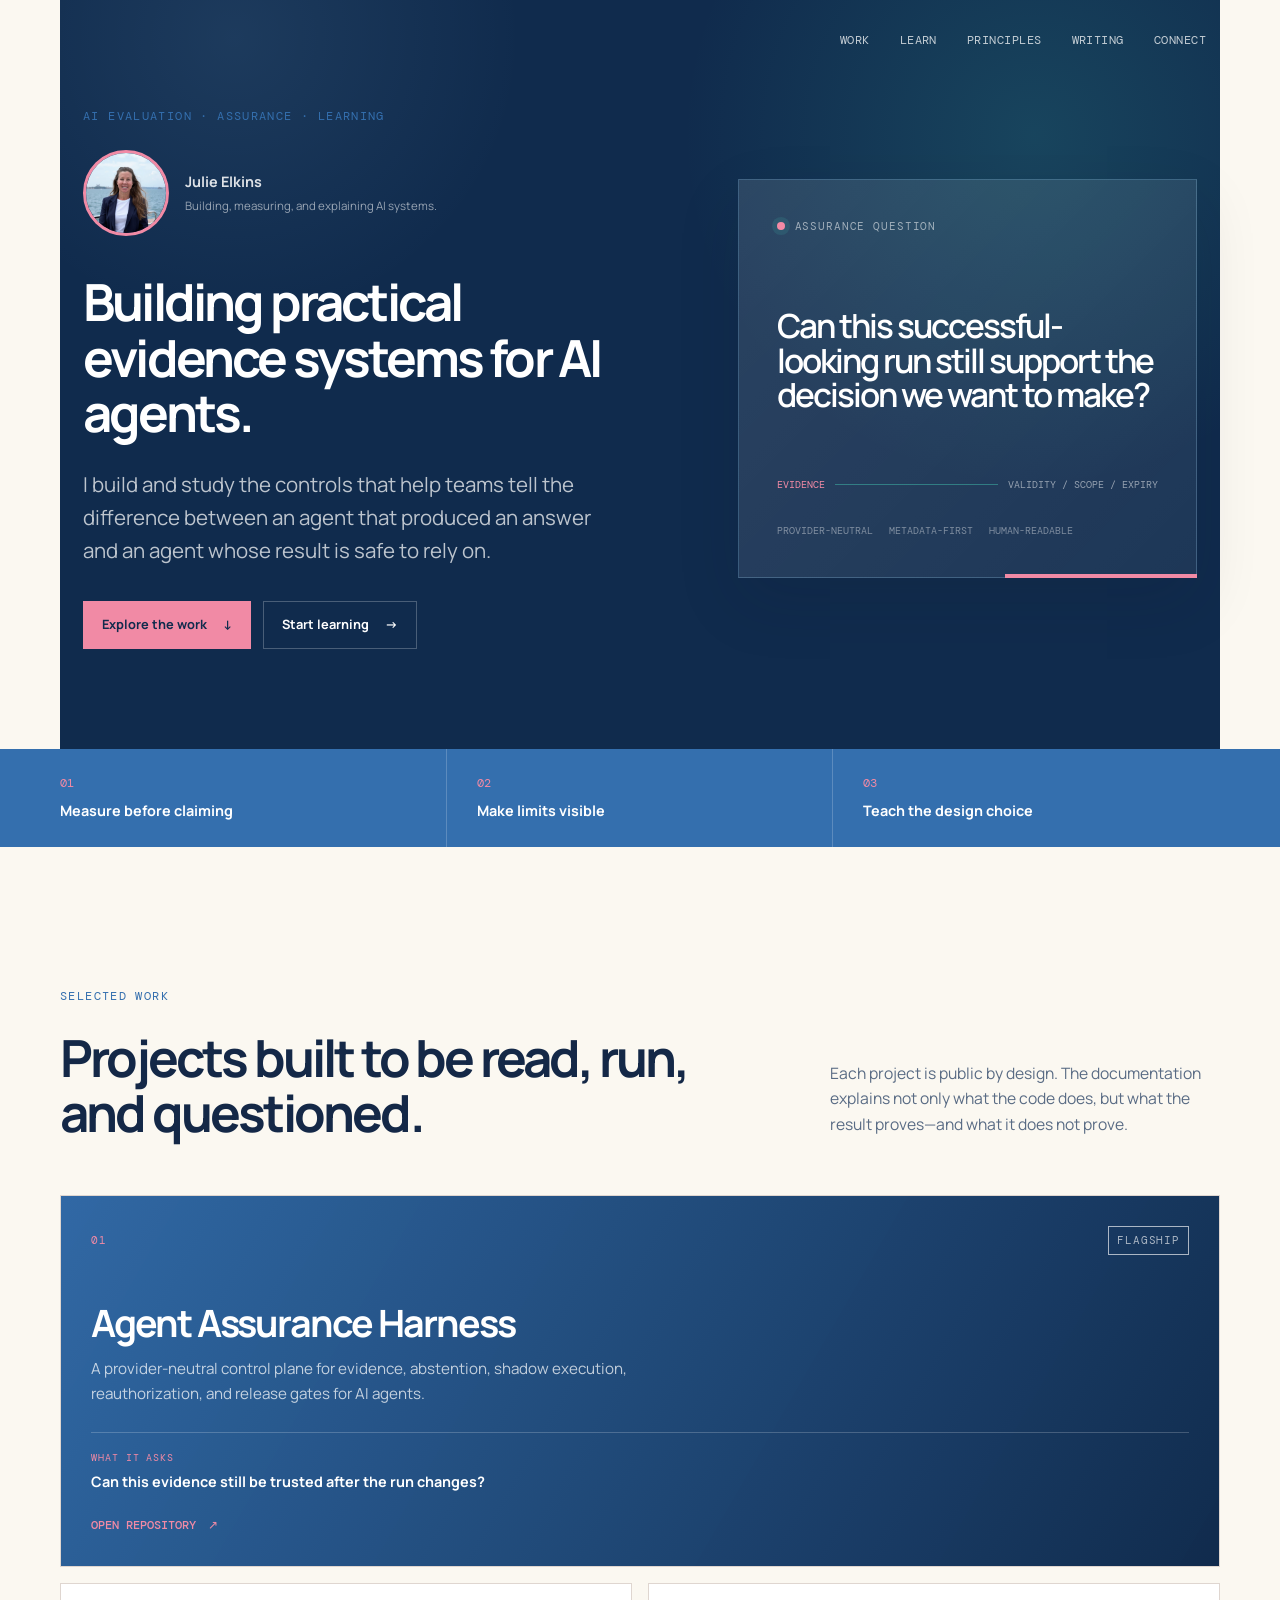
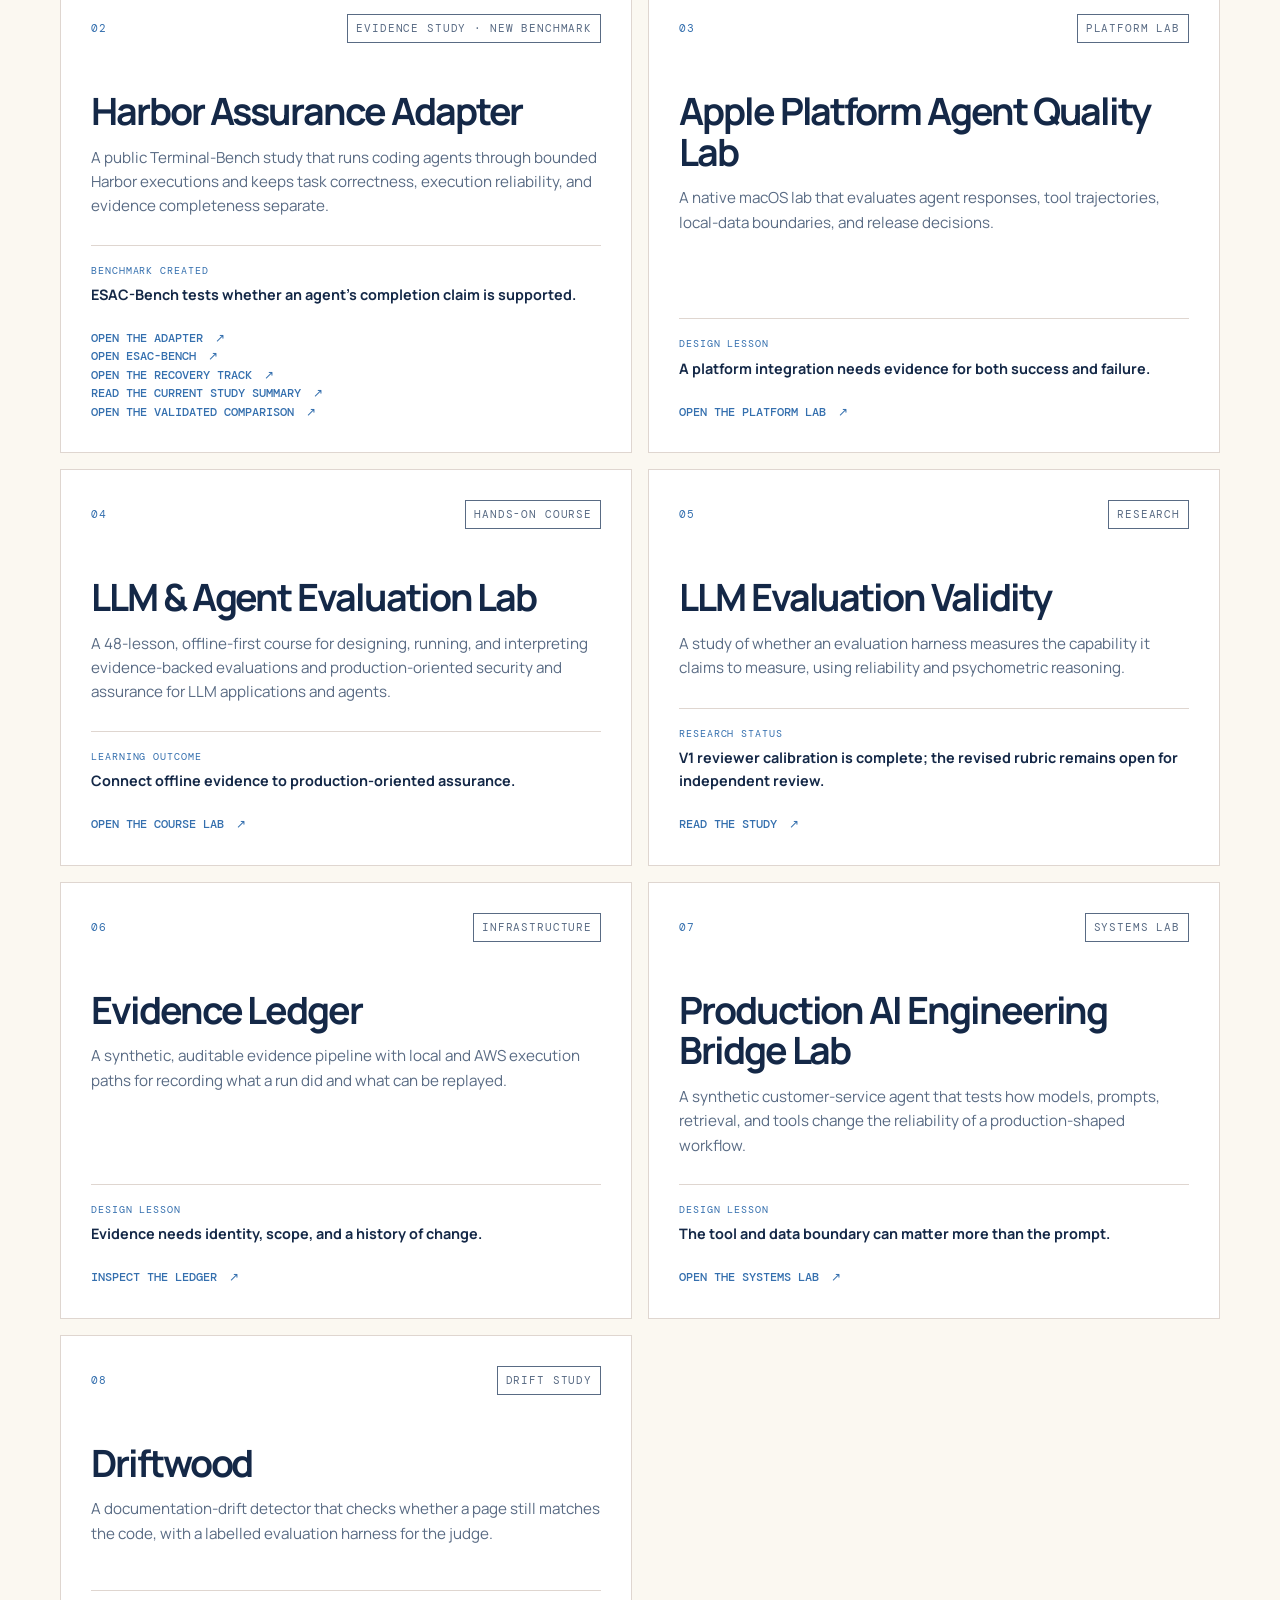
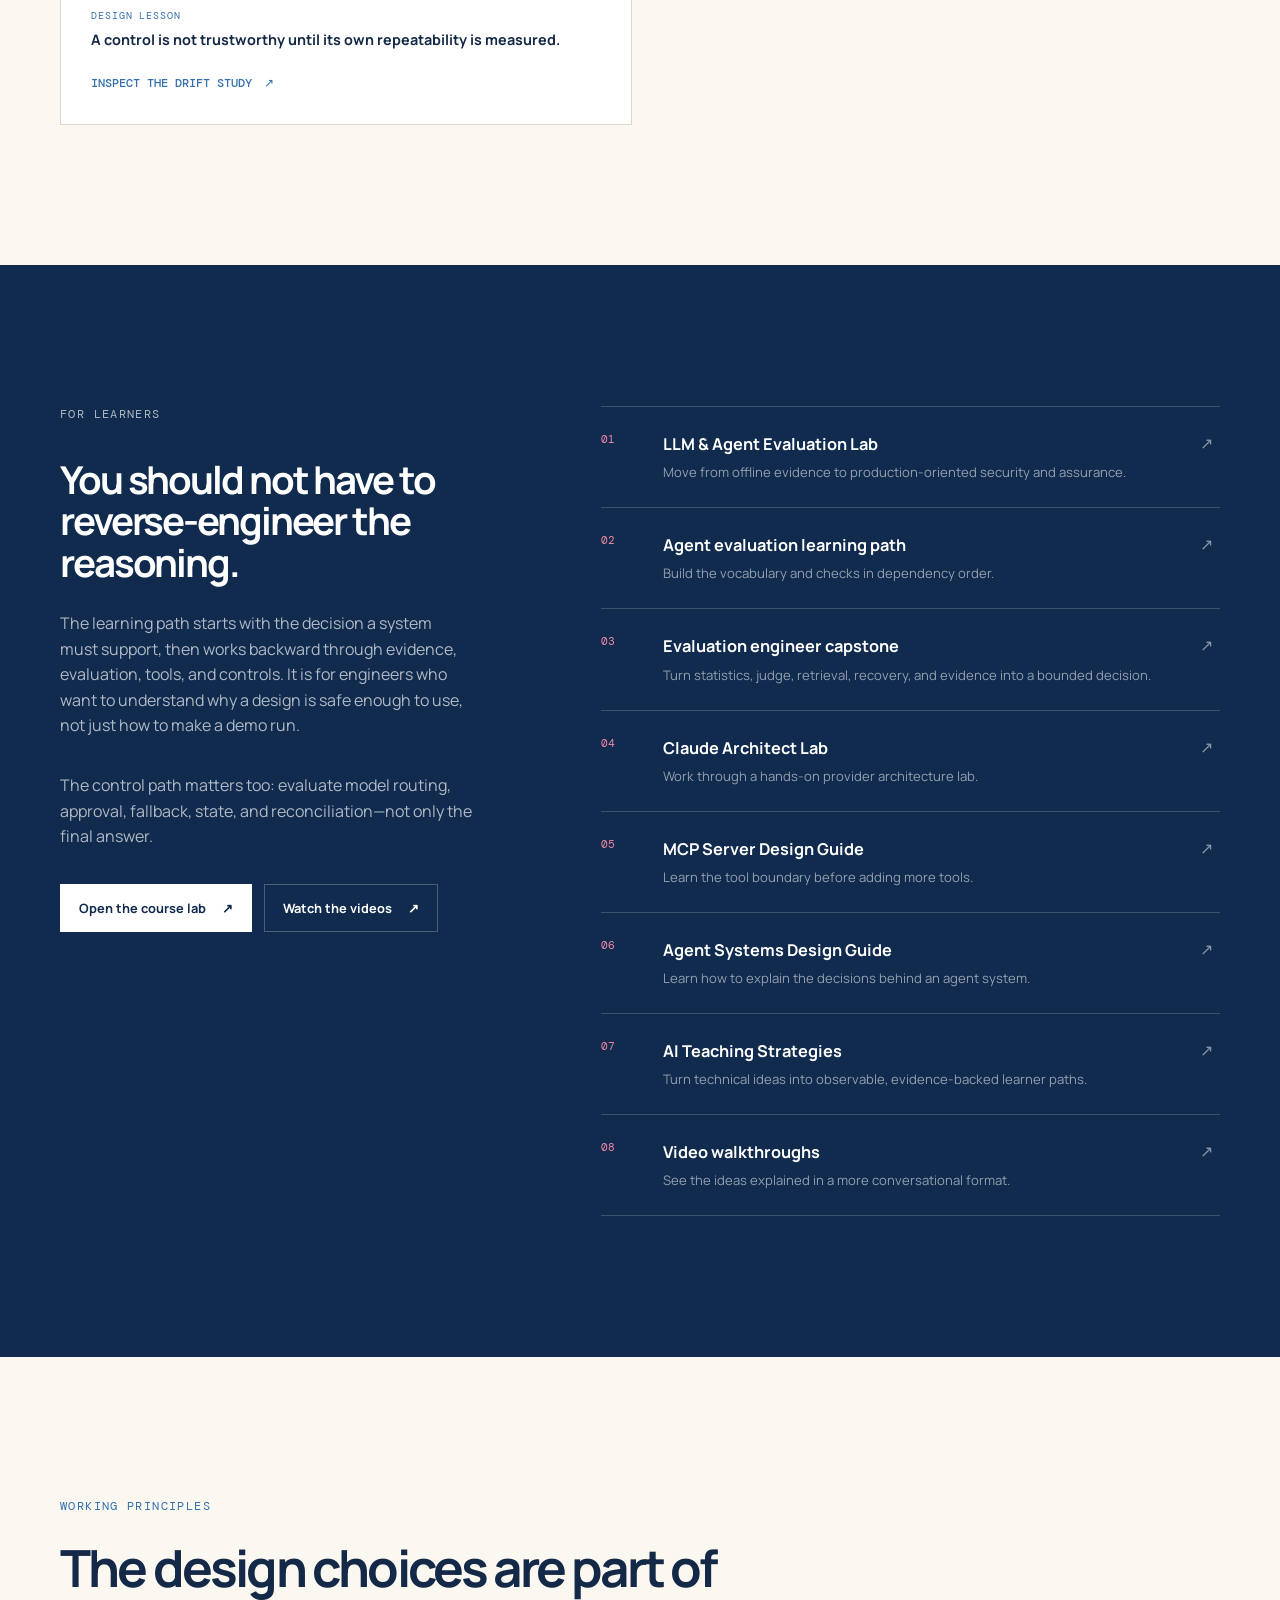
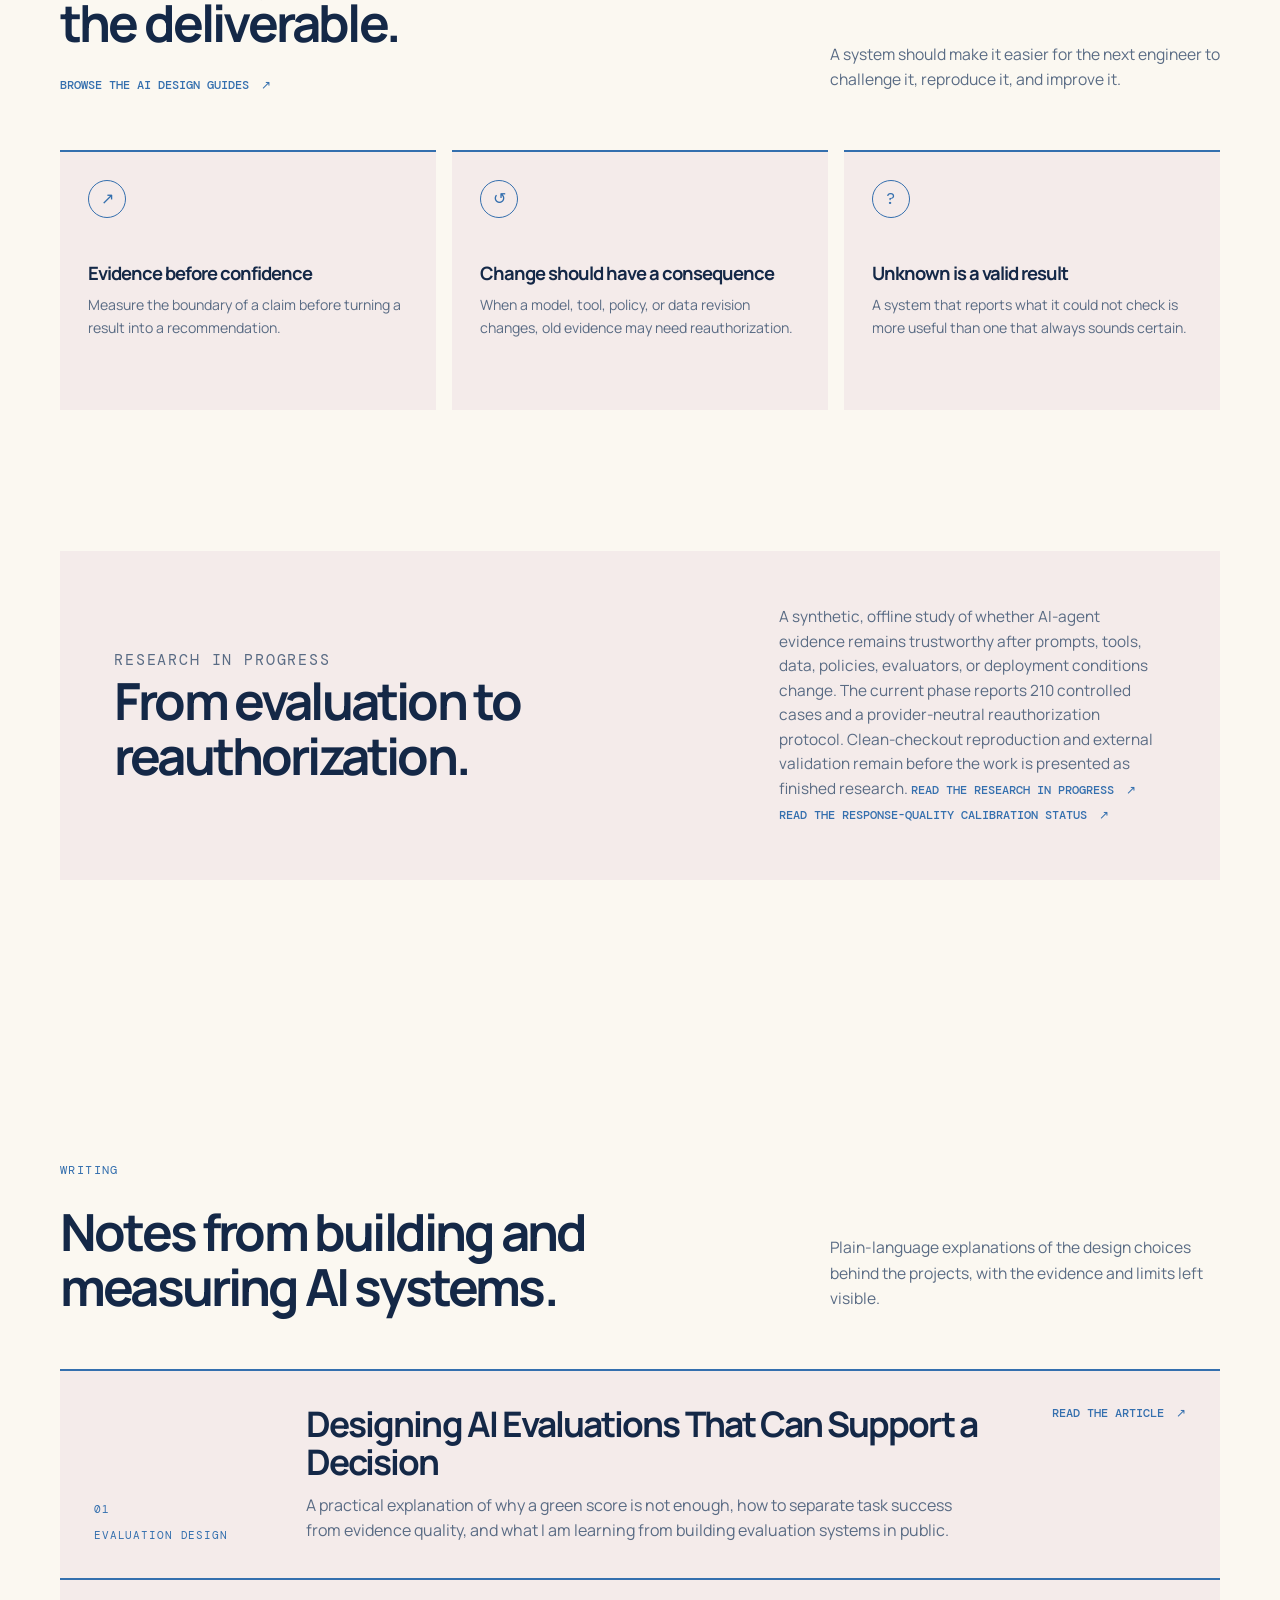
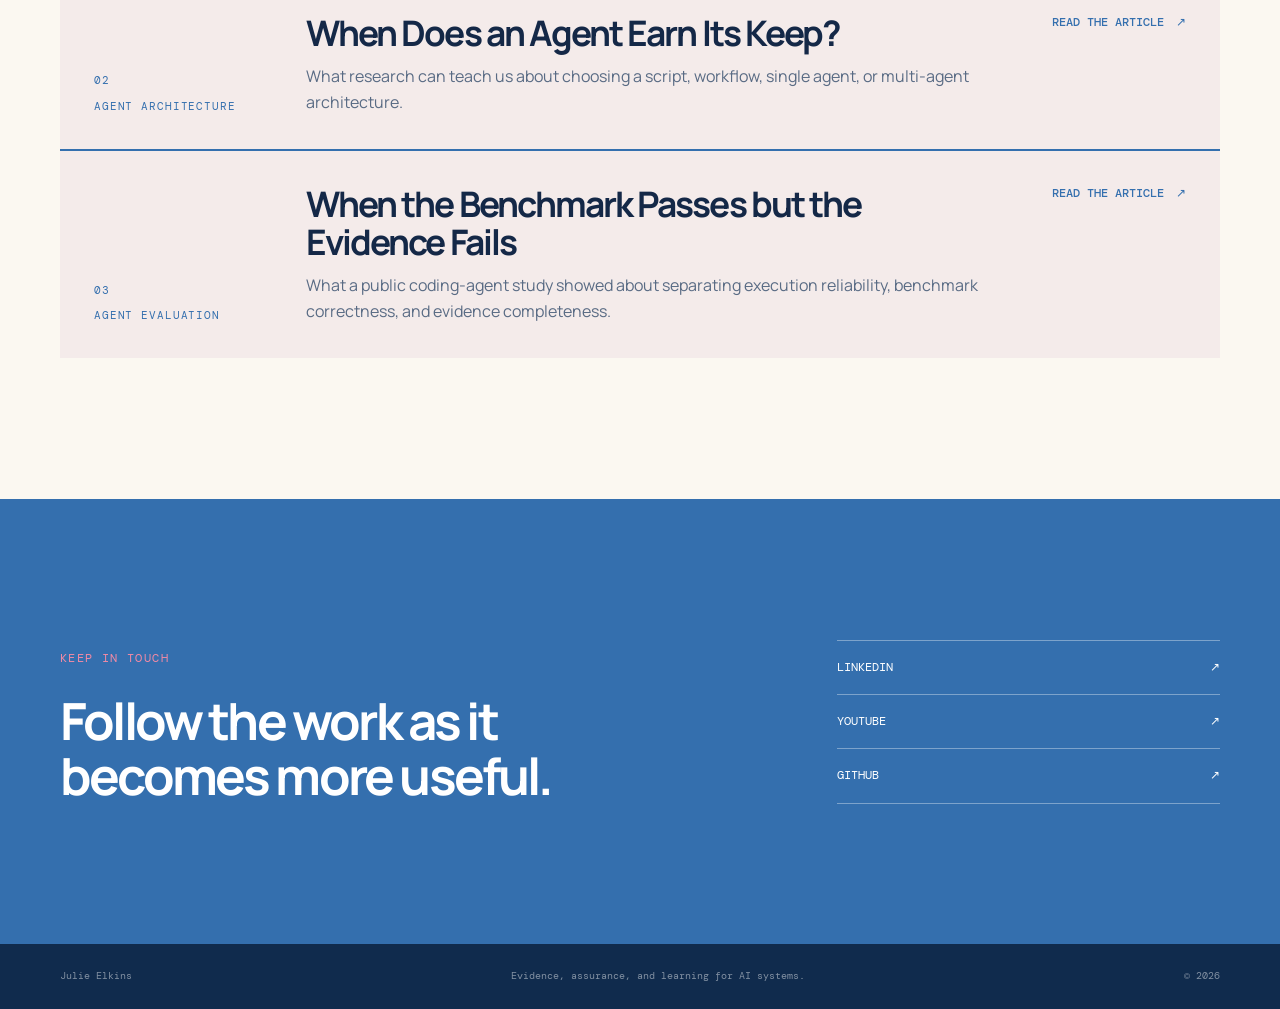
<file: index.html>
<!doctype html>
<html lang="en">
  <head>
    <meta charset="utf-8">
    <meta name="viewport" content="width=device-width, initial-scale=1">
    <meta name="description" content="Julie Elkins builds practical evidence and assurance systems for AI agents.">
    <meta name="theme-color" content="#101926">
    <title>Julie Elkins — AI evaluation and assurance</title>
    <link rel="preconnect" href="https://fonts.googleapis.com">
    <link rel="preconnect" href="https://fonts.gstatic.com" crossorigin>
    <link href="https://fonts.googleapis.com/css2?family=DM+Mono:wght@400;500&family=Manrope:wght@400;500;600;700;800&display=swap" rel="stylesheet">
    <link rel="stylesheet" href="styles.css">
  </head>
  <body>
    <a class="skip-link" href="#main">Skip to content</a>

    <header class="site-header">
      <div class="shell header-inner">
        <nav class="site-nav" aria-label="Primary navigation">
          <a href="#work">Work</a>
          <a href="#learn">Learn</a>
          <a href="#principles">Principles</a>
          <a href="blog/">Writing</a>
          <a href="#connect">Connect</a>
        </nav>
      </div>
    </header>

    <main id="main">
      <section class="hero shell" id="top">
        <div class="hero-copy">
          <p class="eyebrow">AI evaluation · assurance · learning</p>
          <div class="hero-profile">
            <img src="assets/julie-headshot.jpeg" alt="Julie Elkins wearing a navy blazer by the water">
            <span>Julie Elkins<br><small>Building, measuring, and explaining AI systems.</small></span>
          </div>
          <h1>Building practical evidence systems for AI agents.</h1>
          <p class="hero-lede">
            I build and study the controls that help teams tell the difference between
            an agent that produced an answer and an agent whose result is safe to rely on.
          </p>
          <div class="hero-actions">
            <a class="button button-primary" href="#work">Explore the work <span aria-hidden="true">↓</span></a>
            <a class="button button-secondary" href="#learn">Start learning <span aria-hidden="true">→</span></a>
          </div>
        </div>
        <div class="hero-card" aria-label="The question behind the work">
          <div class="card-topline">
            <span class="status-dot" aria-hidden="true"></span>
            <span>Assurance question</span>
          </div>
          <p class="hero-question">Can this successful-looking run still support the decision we want to make?</p>
          <div class="receipt-line">
            <span>evidence</span>
            <span class="line"></span>
            <span class="receipt-value">validity / scope / expiry</span>
          </div>
          <div class="hero-card-footer">
            <span>provider-neutral</span>
            <span>metadata-first</span>
            <span>human-readable</span>
          </div>
        </div>
      </section>

      <section class="proof-strip" aria-label="How the work is grounded">
        <div class="shell proof-grid">
          <div>
            <p class="proof-number">01</p>
            <p class="proof-label">Measure before claiming</p>
          </div>
          <div>
            <p class="proof-number">02</p>
            <p class="proof-label">Make limits visible</p>
          </div>
          <div>
            <p class="proof-number">03</p>
            <p class="proof-label">Teach the design choice</p>
          </div>
        </div>
      </section>

      <section class="section shell" id="work">
        <div class="section-heading">
          <div>
            <p class="eyebrow">Selected work</p>
            <h2>Projects built to be read, run, and questioned.</h2>
          </div>
          <p class="section-intro">
            Each project is public by design. The documentation explains not only what
            the code does, but what the result proves—and what it does not prove.
          </p>
        </div>

        <div class="project-grid">
          <article class="project-card project-card-featured">
            <div class="project-meta">
              <span class="project-index">01</span>
              <span class="tag">flagship</span>
            </div>
            <h3>Agent Assurance Harness</h3>
            <p>
              A provider-neutral control plane for evidence, abstention, shadow
              execution, reauthorization, and release gates for AI agents.
            </p>
            <div class="project-detail">
              <span>What it asks</span>
              <strong>Can this evidence still be trusted after the run changes?</strong>
            </div>
            <a class="text-link" href="https://github.com/julie-elkins/agent-assurance-harness" target="_blank" rel="noreferrer">Open repository <span aria-hidden="true">↗</span></a>
          </article>

          <article class="project-card">
            <div class="project-meta">
              <span class="project-index">02</span>
              <span class="tag">evidence study · new benchmark</span>
            </div>
            <h3>Harbor Assurance Adapter</h3>
            <p>
              A public Terminal-Bench study that runs coding agents through
              bounded Harbor executions and keeps task correctness, execution
              reliability, and evidence completeness separate.
            </p>
            <div class="project-detail">
              <span>Benchmark created</span>
              <strong>ESAC-Bench tests whether an agent's completion claim is supported.</strong>
            </div>
            <a class="text-link" href="https://github.com/julie-elkins/harbor-assurance-adapter" target="_blank" rel="noreferrer">Open the adapter <span aria-hidden="true">↗</span></a>
            <a class="text-link" href="https://github.com/julie-elkins/esac-bench" target="_blank" rel="noreferrer">Open ESAC-Bench <span aria-hidden="true">↗</span></a>
            <a class="text-link" href="https://github.com/julie-elkins/esac-bench/blob/main/docs/benchmark-spec.md#recovery-track" target="_blank" rel="noreferrer">Open the Recovery Track <span aria-hidden="true">↗</span></a>
            <a class="text-link" href="https://github.com/julie-elkins/harbor-assurance-adapter/blob/main/docs/study-summary.md" target="_blank" rel="noreferrer">Read the current study summary <span aria-hidden="true">↗</span></a>
            <a class="text-link" href="https://github.com/julie-elkins/harbor-assurance-adapter/blob/main/docs/results/cohort-comparison-v1.json" target="_blank" rel="noreferrer">Open the validated comparison <span aria-hidden="true">↗</span></a>
          </article>

          <article class="project-card">
            <div class="project-meta">
              <span class="project-index">03</span>
              <span class="tag">platform lab</span>
            </div>
            <h3>Apple Platform Agent Quality Lab</h3>
            <p>
              A native macOS lab that evaluates agent responses, tool
              trajectories, local-data boundaries, and release decisions.
            </p>
            <div class="project-detail">
              <span>Design lesson</span>
              <strong>A platform integration needs evidence for both success and failure.</strong>
            </div>
            <a class="text-link" href="https://github.com/julie-elkins/apple-platform-agent-quality-lab" target="_blank" rel="noreferrer">Open the platform lab <span aria-hidden="true">↗</span></a>
          </article>

          <article class="project-card">
            <div class="project-meta">
              <span class="project-index">04</span>
              <span class="tag">hands-on course</span>
            </div>
            <h3>LLM &amp; Agent Evaluation Lab</h3>
            <p>
              A 48-lesson, offline-first course for designing, running, and
              interpreting evidence-backed evaluations and production-oriented
              security and assurance for LLM applications and agents.
            </p>
            <div class="project-detail">
              <span>Learning outcome</span>
              <strong>Connect offline evidence to production-oriented assurance.</strong>
            </div>
            <a class="text-link" href="https://github.com/julie-elkins/claude-evaluation-lab" target="_blank" rel="noreferrer">Open the course lab <span aria-hidden="true">↗</span></a>
          </article>

          <article class="project-card">
            <div class="project-meta">
              <span class="project-index">05</span>
              <span class="tag">research</span>
            </div>
            <h3>LLM Evaluation Validity</h3>
            <p>
              A study of whether an evaluation harness measures the capability it
              claims to measure, using reliability and psychometric reasoning.
            </p>
            <div class="project-detail">
              <span>Research status</span>
              <strong>V1 reviewer calibration is complete; the revised rubric remains open for independent review.</strong>
            </div>
            <a class="text-link" href="https://github.com/julie-elkins/llm-eval-validity" target="_blank" rel="noreferrer">Read the study <span aria-hidden="true">↗</span></a>
          </article>

          <article class="project-card">
            <div class="project-meta">
              <span class="project-index">06</span>
              <span class="tag">infrastructure</span>
            </div>
            <h3>Evidence Ledger</h3>
            <p>
              A synthetic, auditable evidence pipeline with local and AWS execution
              paths for recording what a run did and what can be replayed.
            </p>
            <div class="project-detail">
              <span>Design lesson</span>
              <strong>Evidence needs identity, scope, and a history of change.</strong>
            </div>
            <a class="text-link" href="https://github.com/julie-elkins/evidence-ledger" target="_blank" rel="noreferrer">Inspect the ledger <span aria-hidden="true">↗</span></a>
          </article>

          <article class="project-card">
            <div class="project-meta">
              <span class="project-index">07</span>
              <span class="tag">systems lab</span>
            </div>
            <h3>Production AI Engineering Bridge Lab</h3>
            <p>
              A synthetic customer-service agent that tests how models, prompts,
              retrieval, and tools change the reliability of a production-shaped
              workflow.
            </p>
            <div class="project-detail">
              <span>Design lesson</span>
              <strong>The tool and data boundary can matter more than the prompt.</strong>
            </div>
            <a class="text-link" href="https://github.com/julie-elkins/Production-AI-Engineering-Bridge-Lab" target="_blank" rel="noreferrer">Open the systems lab <span aria-hidden="true">↗</span></a>
          </article>

          <article class="project-card">
            <div class="project-meta">
              <span class="project-index">08</span>
              <span class="tag">drift study</span>
            </div>
            <h3>Driftwood</h3>
            <p>
              A documentation-drift detector that checks whether a page still
              matches the code, with a labelled evaluation harness for the judge.
            </p>
            <div class="project-detail">
              <span>Design lesson</span>
              <strong>A control is not trustworthy until its own repeatability is measured.</strong>
            </div>
            <a class="text-link" href="https://github.com/julie-elkins/driftwood" target="_blank" rel="noreferrer">Inspect the drift study <span aria-hidden="true">↗</span></a>
          </article>
        </div>
      </section>

      <section class="section section-dark" id="learn">
        <div class="shell learning-layout">
          <div class="learning-copy">
            <p class="eyebrow eyebrow-light">For learners</p>
            <h2>You should not have to reverse-engineer the reasoning.</h2>
            <p>
              The learning path starts with the decision a system must support, then
              works backward through evidence, evaluation, tools, and controls. It is
              for engineers who want to understand why a design is safe enough to use,
              not just how to make a demo run.
            </p>
            <p>
              The control path matters too: evaluate model routing, approval,
              fallback, state, and reconciliation—not only the final answer.
            </p>
            <div class="learning-actions">
              <a class="button button-light" href="https://github.com/julie-elkins/claude-evaluation-lab" target="_blank" rel="noreferrer">Open the course lab <span aria-hidden="true">↗</span></a>
              <a class="button button-secondary" href="https://www.youtube.com/@JulieElkins" target="_blank" rel="noreferrer">Watch the videos <span aria-hidden="true">↗</span></a>
            </div>
          </div>
          <div class="learning-list">
            <a class="learning-item" href="https://github.com/julie-elkins/claude-evaluation-lab" target="_blank" rel="noreferrer">
              <span class="learning-number">01</span>
              <span>
                <strong>LLM &amp; Agent Evaluation Lab</strong>
                <small>Move from offline evidence to production-oriented security and assurance.</small>
              </span>
              <span class="arrow" aria-hidden="true">↗</span>
            </a>
            <a class="learning-item" href="https://github.com/julie-elkins/agent-evaluation-learning-path" target="_blank" rel="noreferrer">
              <span class="learning-number">02</span>
              <span>
                <strong>Agent evaluation learning path</strong>
                <small>Build the vocabulary and checks in dependency order.</small>
              </span>
              <span class="arrow" aria-hidden="true">↗</span>
            </a>
            <a class="learning-item" href="https://github.com/julie-elkins/agent-evaluation-learning-path/blob/main/CAPSTONE.md" target="_blank" rel="noreferrer">
              <span class="learning-number">03</span>
              <span>
                <strong>Evaluation engineer capstone</strong>
                <small>Turn statistics, judge, retrieval, recovery, and evidence into a bounded decision.</small>
              </span>
              <span class="arrow" aria-hidden="true">↗</span>
            </a>
            <a class="learning-item" href="https://github.com/julie-elkins/claude-architect-lab" target="_blank" rel="noreferrer">
              <span class="learning-number">04</span>
              <span>
                <strong>Claude Architect Lab</strong>
                <small>Work through a hands-on provider architecture lab.</small>
              </span>
              <span class="arrow" aria-hidden="true">↗</span>
            </a>
            <a class="learning-item" href="https://github.com/julie-elkins/mcp-server-design-guide" target="_blank" rel="noreferrer">
              <span class="learning-number">05</span>
              <span>
                <strong>MCP Server Design Guide</strong>
                <small>Learn the tool boundary before adding more tools.</small>
              </span>
              <span class="arrow" aria-hidden="true">↗</span>
            </a>
            <a class="learning-item" href="https://github.com/julie-elkins/agent-systems-design-guide" target="_blank" rel="noreferrer">
              <span class="learning-number">06</span>
              <span>
                <strong>Agent Systems Design Guide</strong>
                <small>Learn how to explain the decisions behind an agent system.</small>
              </span>
              <span class="arrow" aria-hidden="true">↗</span>
            </a>
            <a class="learning-item" href="https://github.com/julie-elkins/ai-teaching-strategies/tree/main" target="_blank" rel="noreferrer">
              <span class="learning-number">07</span>
              <span>
                <strong>AI Teaching Strategies</strong>
                <small>Turn technical ideas into observable, evidence-backed learner paths.</small>
              </span>
              <span class="arrow" aria-hidden="true">↗</span>
            </a>
            <a class="learning-item" href="https://www.youtube.com/@JulieElkins" target="_blank" rel="noreferrer">
              <span class="learning-number">08</span>
              <span>
                <strong>Video walkthroughs</strong>
                <small>See the ideas explained in a more conversational format.</small>
              </span>
              <span class="arrow" aria-hidden="true">↗</span>
            </a>
          </div>
        </div>
      </section>

      <section class="section shell" id="principles">
        <div class="section-heading">
          <div>
            <p class="eyebrow">Working principles</p>
            <h2>The design choices are part of the deliverable.</h2>
            <a class="text-link principle-link" href="https://github.com/julie-elkins/ai-design-guides" target="_blank" rel="noreferrer">Browse the AI design guides <span aria-hidden="true">↗</span></a>
          </div>
          <p class="section-intro">
            A system should make it easier for the next engineer to challenge it,
            reproduce it, and improve it.
          </p>
        </div>
        <div class="principles-grid">
          <article class="principle">
            <span class="principle-icon" aria-hidden="true">↗</span>
            <h3>Evidence before confidence</h3>
            <p>Measure the boundary of a claim before turning a result into a recommendation.</p>
          </article>
          <article class="principle">
            <span class="principle-icon" aria-hidden="true">↺</span>
            <h3>Change should have a consequence</h3>
            <p>When a model, tool, policy, or data revision changes, old evidence may need reauthorization.</p>
          </article>
          <article class="principle">
            <span class="principle-icon" aria-hidden="true">?</span>
            <h3>Unknown is a valid result</h3>
            <p>A system that reports what it could not check is more useful than one that always sounds certain.</p>
          </article>
        </div>
      </section>

      <section class="section shell next-section">
        <div class="next-card">
          <div>
            <p class="eyebrow">Research in progress</p>
            <h2>From evaluation to reauthorization.</h2>
          </div>
          <p>
            A synthetic, offline study of whether AI-agent evidence remains trustworthy
            after prompts, tools, data, policies, evaluators, or deployment conditions
            change. The current phase reports 210 controlled cases and a provider-neutral
            reauthorization protocol. Clean-checkout reproduction and external validation
            remain before the work is presented as finished research.
            <a class="text-link next-link" href="https://github.com/julie-elkins/llm-eval-validity/tree/main/research/agent-reauthorization" target="_blank" rel="noreferrer">Read the research in progress <span aria-hidden="true">↗</span></a>
            <a class="text-link next-link" href="https://github.com/julie-elkins/llm-eval-validity/tree/main/research/response-quality" target="_blank" rel="noreferrer">Read the response-quality calibration status <span aria-hidden="true">↗</span></a>
          </p>
        </div>
      </section>

      <section class="section shell writing-section" id="writing">
        <div class="section-heading">
          <div>
            <p class="eyebrow">Writing</p>
            <h2>Notes from building and measuring AI systems.</h2>
          </div>
          <p class="section-intro">
            Plain-language explanations of the design choices behind the projects,
            with the evidence and limits left visible.
          </p>
        </div>
        <article class="writing-card">
          <div class="writing-card-meta">
            <span>01</span>
            <span>Evaluation design</span>
          </div>
          <div>
            <h3>Designing AI Evaluations That Can Support a Decision</h3>
            <p>
              A practical explanation of why a green score is not enough, how to
              separate task success from evidence quality, and what I am learning
              from building evaluation systems in public.
            </p>
          </div>
          <a class="text-link" href="blog/designing-ai-evaluations.html">Read the article <span aria-hidden="true">↗</span></a>
        </article>
        <article class="writing-card">
          <div class="writing-card-meta">
            <span>02</span>
            <span>Agent architecture</span>
          </div>
          <div>
            <h3>When Does an Agent Earn Its Keep?</h3>
            <p>
              What research can teach us about choosing a script, workflow, single
              agent, or multi-agent architecture.
            </p>
          </div>
          <a class="text-link" href="blog/when-does-an-agent-earn-its-keep.html">Read the article <span aria-hidden="true">↗</span></a>
        </article>
        <article class="writing-card">
          <div class="writing-card-meta">
            <span>03</span>
            <span>Agent evaluation</span>
          </div>
          <div>
            <h3>When the Benchmark Passes but the Evidence Fails</h3>
            <p>
              What a public coding-agent study showed about separating execution
              reliability, benchmark correctness, and evidence completeness.
            </p>
          </div>
          <a class="text-link" href="blog/when-the-benchmark-passes.html">Read the article <span aria-hidden="true">↗</span></a>
        </article>
      </section>

      <section class="section section-contact" id="connect">
        <div class="shell contact-layout">
          <div>
            <p class="eyebrow eyebrow-light">Keep in touch</p>
            <h2>Follow the work as it becomes more useful.</h2>
          </div>
          <div class="contact-links">
            <a href="https://www.linkedin.com/in/julie-elkins/" target="_blank" rel="noreferrer">
              <span>LinkedIn</span>
              <span aria-hidden="true">↗</span>
            </a>
            <a href="https://www.youtube.com/@JulieElkins" target="_blank" rel="noreferrer">
              <span>YouTube</span>
              <span aria-hidden="true">↗</span>
            </a>
            <a href="https://github.com/julie-elkins" target="_blank" rel="noreferrer">
              <span>GitHub</span>
              <span aria-hidden="true">↗</span>
            </a>
          </div>
        </div>
      </section>
    </main>

    <footer class="site-footer">
      <div class="shell footer-inner">
        <span>Julie Elkins</span>
        <span>Evidence, assurance, and learning for AI systems.</span>
        <span>© <span id="year"></span></span>
      </div>
    </footer>

    <script src="script.js"></script>
  </body>
</html>
</file>
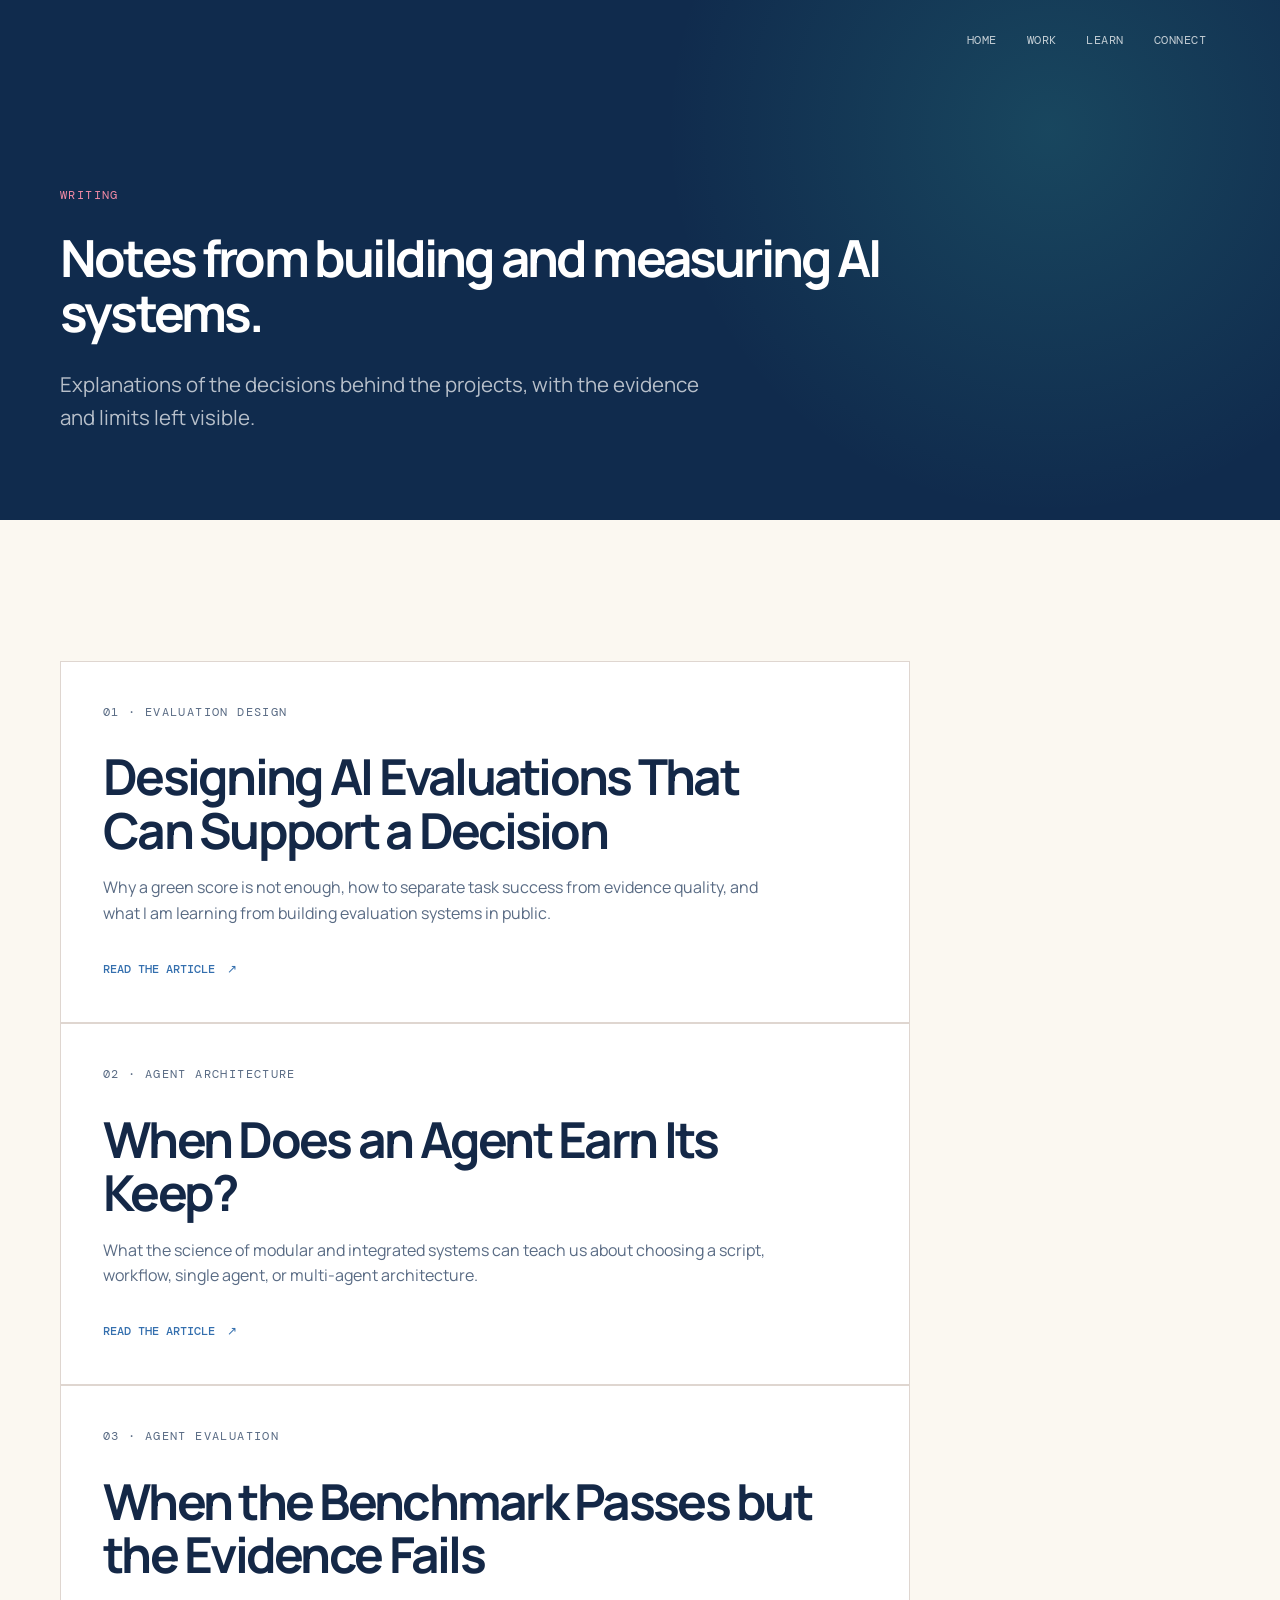
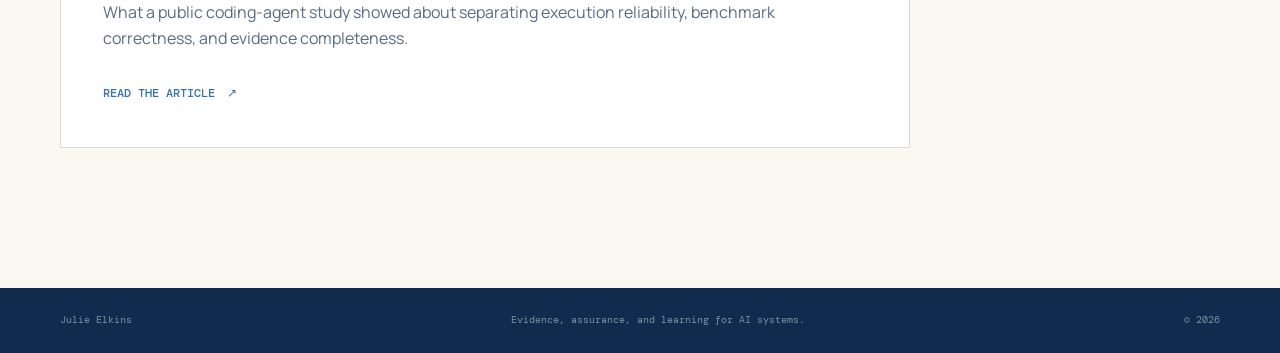
<file: blog/index.html>
<!doctype html>
<html lang="en">
  <head>
    <meta charset="utf-8">
    <meta name="viewport" content="width=device-width, initial-scale=1">
    <meta name="description" content="Writing by Julie Elkins about AI evaluation, assurance, and learning.">
    <meta name="theme-color" content="#101926">
    <title>Writing — Julie Elkins</title>
    <link rel="preconnect" href="https://fonts.googleapis.com">
    <link rel="preconnect" href="https://fonts.gstatic.com" crossorigin>
    <link href="https://fonts.googleapis.com/css2?family=DM+Mono:wght@400;500&family=Manrope:wght@400;500;600;700;800&display=swap" rel="stylesheet">
    <link rel="stylesheet" href="../styles.css">
  </head>
  <body>
    <a class="skip-link" href="#main">Skip to content</a>

    <header class="site-header">
      <div class="shell header-inner">
        <nav class="site-nav" aria-label="Primary navigation">
          <a href="../">Home</a>
          <a href="../#work">Work</a>
          <a href="../#learn">Learn</a>
          <a href="../#connect">Connect</a>
        </nav>
      </div>
    </header>

    <main id="main">
      <section class="article-hero article-hero-compact">
        <div class="shell article-hero-inner">
          <p class="eyebrow eyebrow-light">Writing</p>
          <h1>Notes from building and measuring AI systems.</h1>
          <p class="article-hero-lede">
            Explanations of the decisions behind the projects, with the evidence
            and limits left visible.
          </p>
        </div>
      </section>

      <section class="section shell article-list-section">
        <div class="article-list-card">
          <p class="eyebrow">01 · Evaluation design</p>
          <h2>Designing AI Evaluations That Can Support a Decision</h2>
          <p>
            Why a green score is not enough, how to separate task success from
            evidence quality, and what I am learning from building evaluation
            systems in public.
          </p>
          <a class="text-link" href="designing-ai-evaluations.html">Read the article <span aria-hidden="true">↗</span></a>
        </div>

        <div class="article-list-card">
          <p class="eyebrow">02 · Agent architecture</p>
          <h2>When Does an Agent Earn Its Keep?</h2>
          <p>
            What the science of modular and integrated systems can teach us about
            choosing a script, workflow, single agent, or multi-agent architecture.
          </p>
          <a class="text-link" href="when-does-an-agent-earn-its-keep.html">Read the article <span aria-hidden="true">↗</span></a>
        </div>

        <div class="article-list-card">
          <p class="eyebrow">03 · Agent evaluation</p>
          <h2>When the Benchmark Passes but the Evidence Fails</h2>
          <p>
            What a public coding-agent study showed about separating execution
            reliability, benchmark correctness, and evidence completeness.
          </p>
          <a class="text-link" href="when-the-benchmark-passes.html">Read the article <span aria-hidden="true">↗</span></a>
        </div>
      </section>
    </main>

    <footer class="site-footer">
      <div class="shell footer-inner">
        <span>Julie Elkins</span>
        <span>Evidence, assurance, and learning for AI systems.</span>
        <span>© <span id="year"></span></span>
      </div>
    </footer>

    <script src="../script.js"></script>
  </body>
</html>
</file>
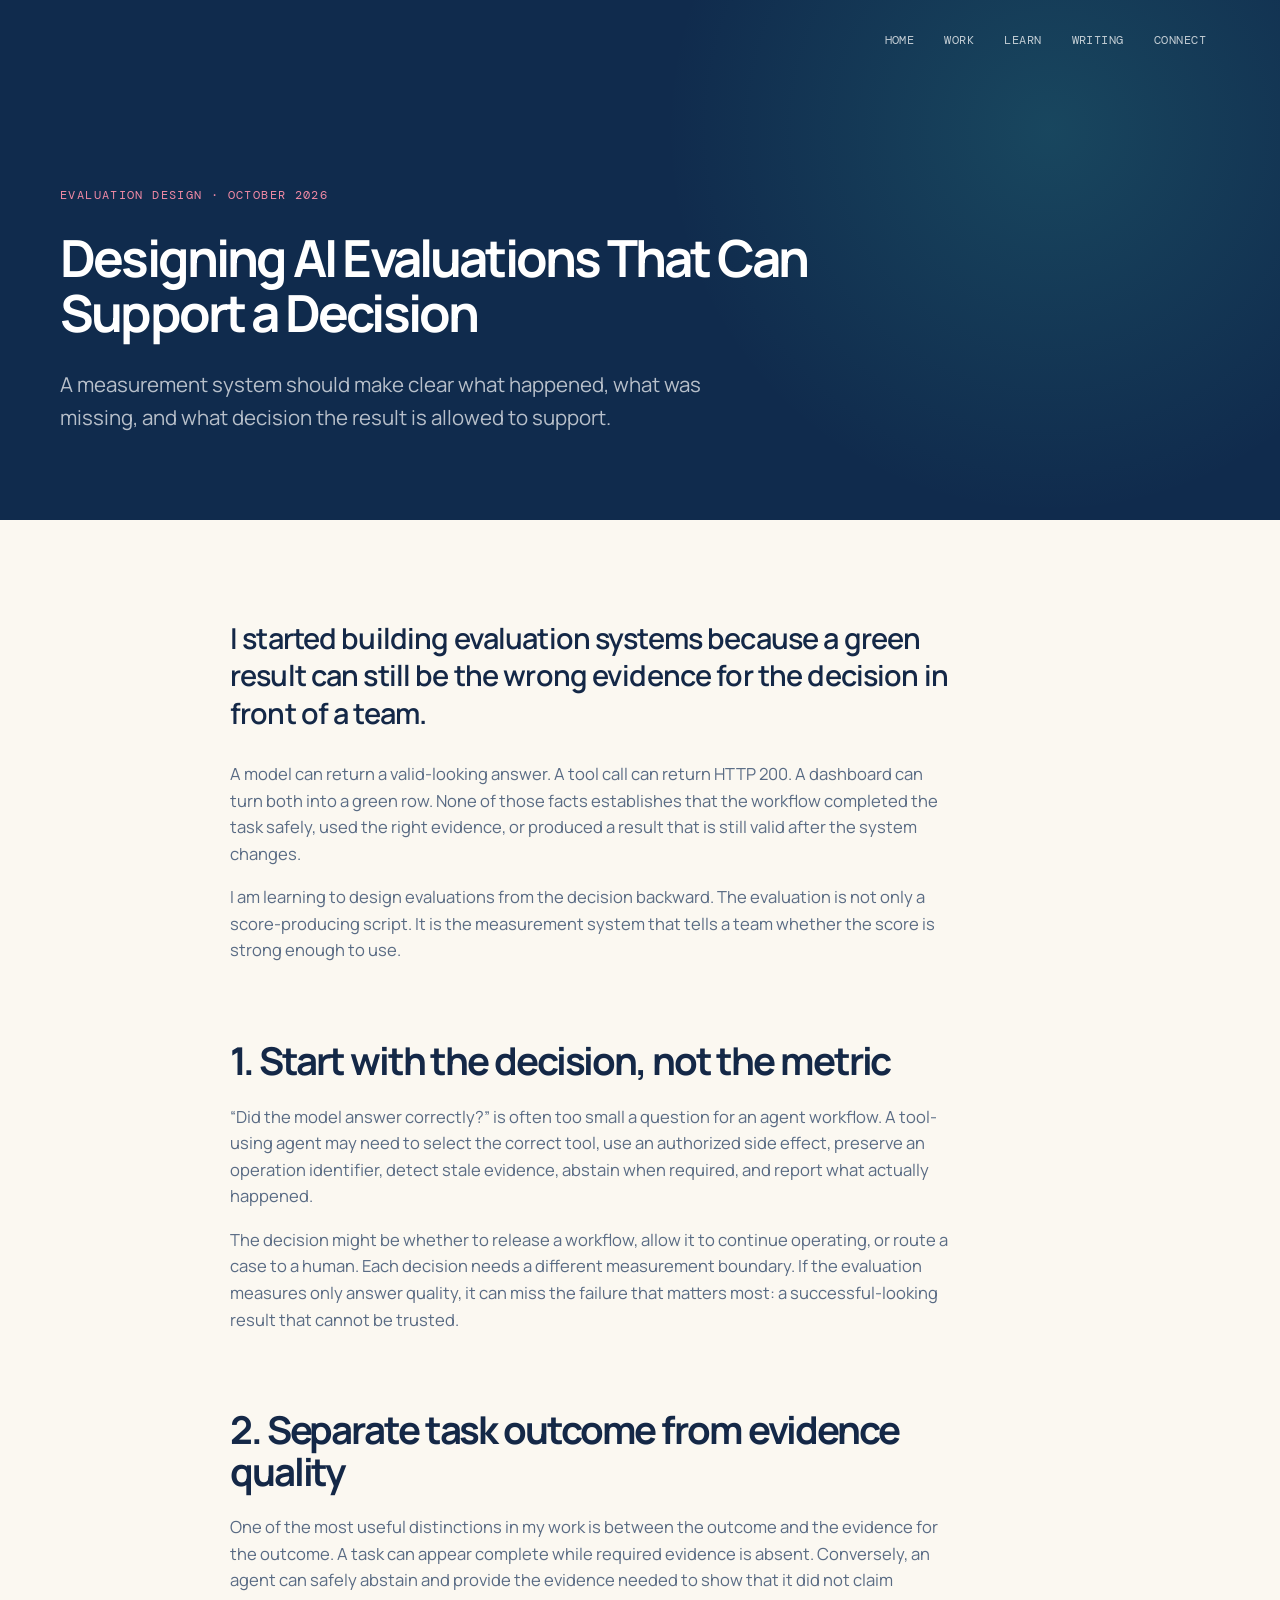
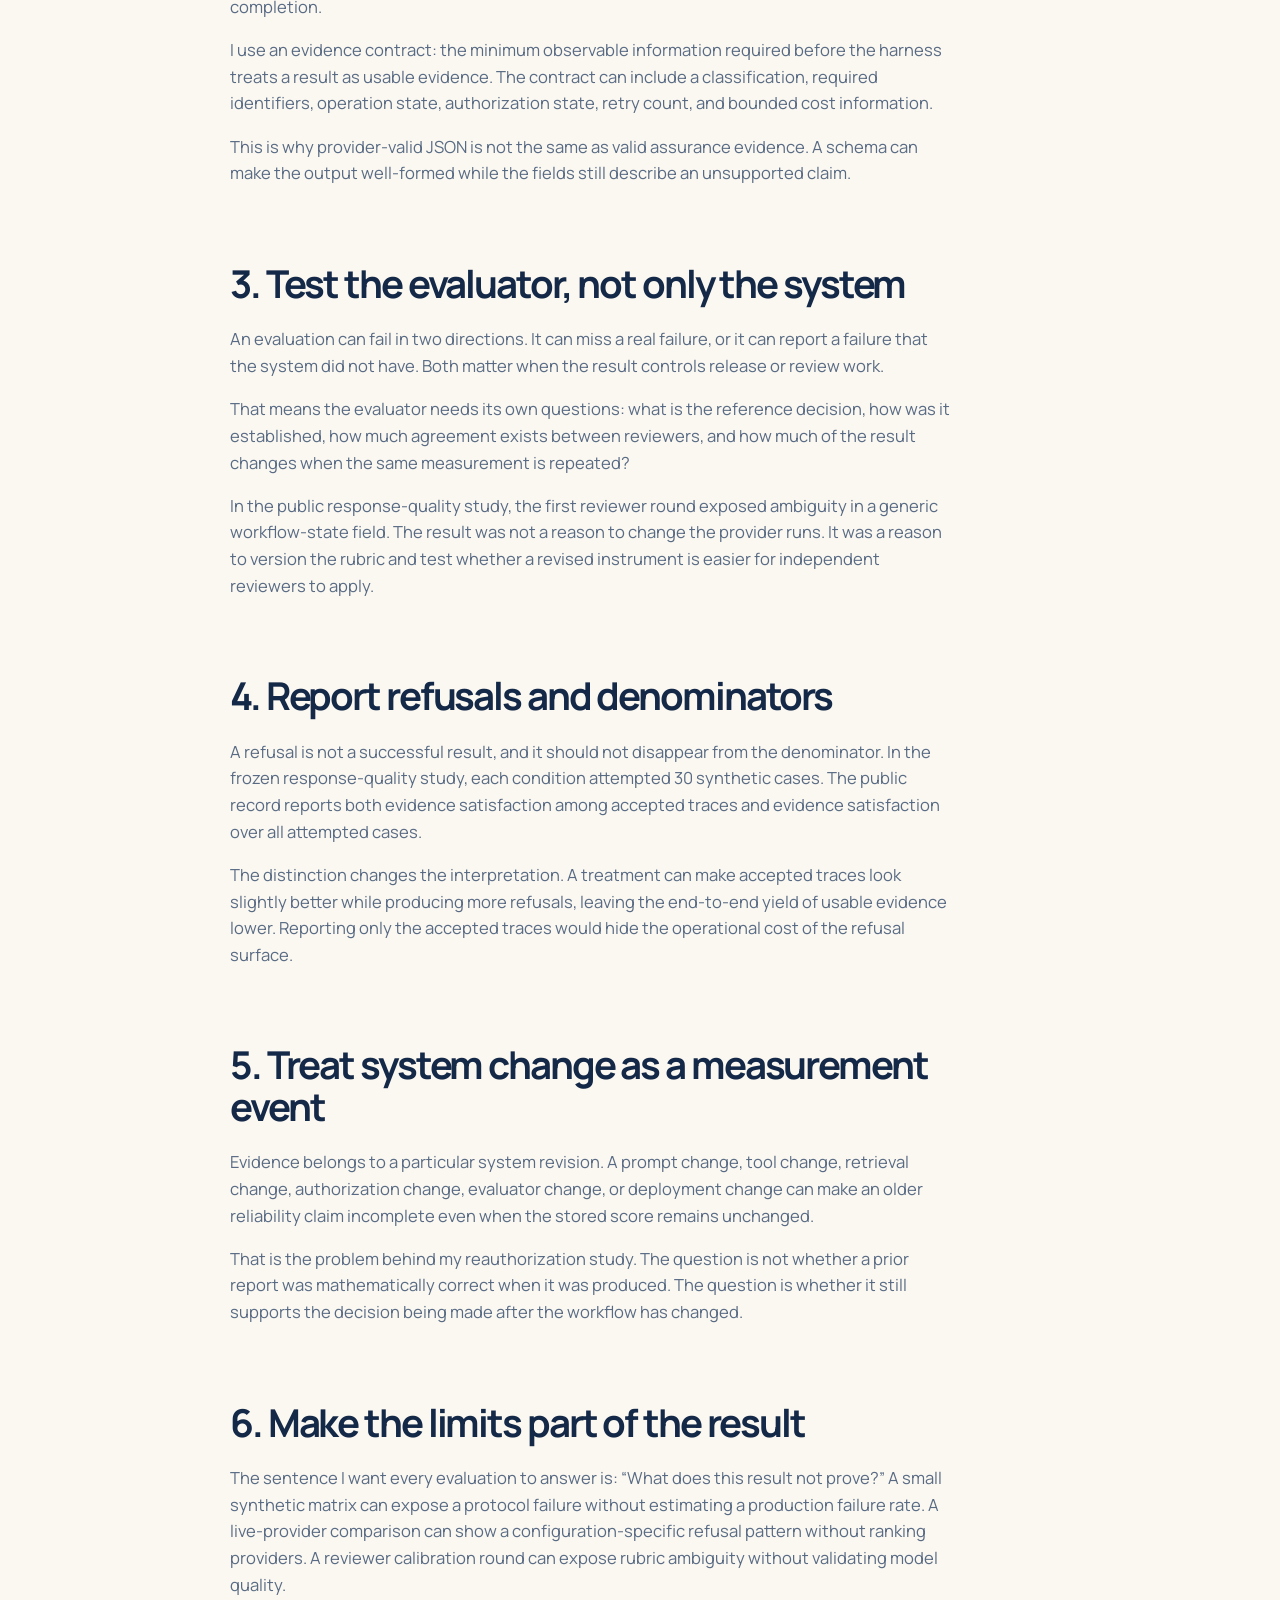
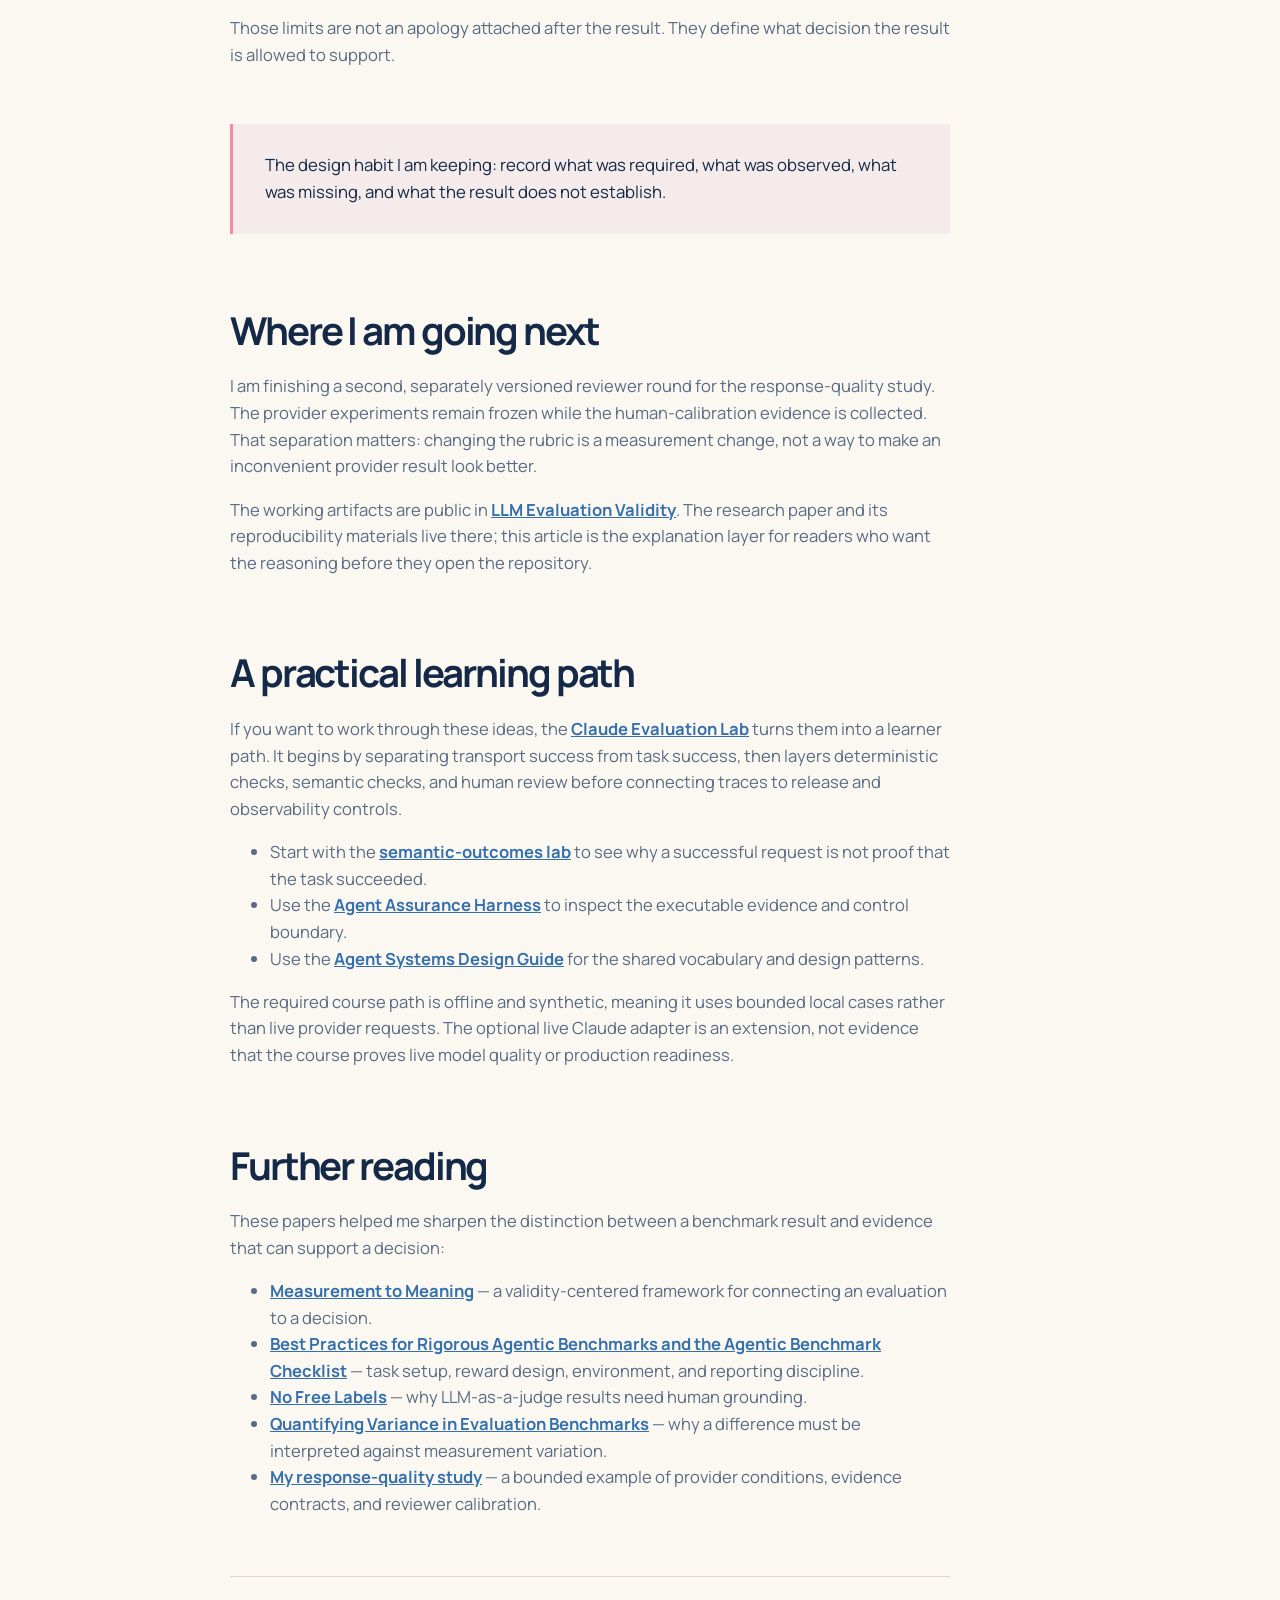
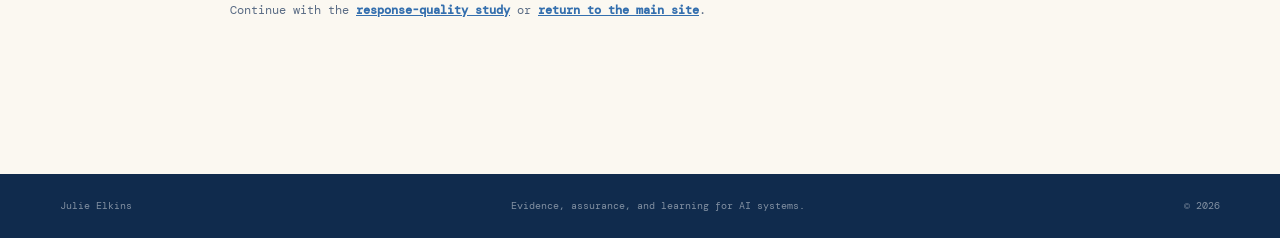
<file: blog/designing-ai-evaluations.html>
<!doctype html>
<html lang="en">
  <head>
    <meta charset="utf-8">
    <meta name="viewport" content="width=device-width, initial-scale=1">
    <meta name="description" content="A practical explanation of how Julie Elkins designs AI evaluations that can support a decision.">
    <meta name="theme-color" content="#101926">
    <title>Designing AI Evaluations That Can Support a Decision — Julie Elkins</title>
    <link rel="preconnect" href="https://fonts.googleapis.com">
    <link rel="preconnect" href="https://fonts.gstatic.com" crossorigin>
    <link href="https://fonts.googleapis.com/css2?family=DM+Mono:wght@400;500&family=Manrope:wght@400;500;600;700;800&display=swap" rel="stylesheet">
    <link rel="stylesheet" href="../styles.css">
  </head>
  <body>
    <a class="skip-link" href="#main">Skip to content</a>

    <header class="site-header">
      <div class="shell header-inner">
        <nav class="site-nav" aria-label="Primary navigation">
          <a href="../">Home</a>
          <a href="../#work">Work</a>
          <a href="../#learn">Learn</a>
          <a href="./">Writing</a>
          <a href="../#connect">Connect</a>
        </nav>
      </div>
    </header>

    <main id="main">
      <section class="article-hero">
        <div class="shell article-hero-inner">
          <p class="eyebrow eyebrow-light">Evaluation design · October 2026</p>
          <h1>Designing AI Evaluations That Can Support a Decision</h1>
          <p class="article-hero-lede">
            A measurement system should make clear what happened, what was missing,
            and what decision the result is allowed to support.
          </p>
        </div>
      </section>

      <article class="section shell article-body">
        <p class="article-kicker">
          I started building evaluation systems because a green result can still be
          the wrong evidence for the decision in front of a team.
        </p>

        <p>
          A model can return a valid-looking answer. A tool call can return HTTP 200.
          A dashboard can turn both into a green row. None of those facts establishes
          that the workflow completed the task safely, used the right evidence, or
          produced a result that is still valid after the system changes.
        </p>

        <p>
          I am learning to design evaluations from the decision backward. The
          evaluation is not only a score-producing script. It is the measurement
          system that tells a team whether the score is strong enough to use.
        </p>

        <h2>1. Start with the decision, not the metric</h2>
        <p>
          “Did the model answer correctly?” is often too small a question for an
          agent workflow. A tool-using agent may need to select the correct tool,
          use an authorized side effect, preserve an operation identifier, detect
          stale evidence, abstain when required, and report what actually happened.
        </p>

        <p>
          The decision might be whether to release a workflow, allow it to continue
          operating, or route a case to a human. Each decision needs a different
          measurement boundary. If the evaluation measures only answer quality, it
          can miss the failure that matters most: a successful-looking result that
          cannot be trusted.
        </p>

        <h2>2. Separate task outcome from evidence quality</h2>
        <p>
          One of the most useful distinctions in my work is between the outcome and
          the evidence for the outcome. A task can appear complete while required
          evidence is absent. Conversely, an agent can safely abstain and provide
          the evidence needed to show that it did not claim completion.
        </p>

        <p>
          I use an evidence contract: the minimum observable information required
          before the harness treats a result as usable evidence. The contract can
          include a classification, required identifiers, operation state,
          authorization state, retry count, and bounded cost information.
        </p>

        <p>
          This is why provider-valid JSON is not the same as valid assurance
          evidence. A schema can make the output well-formed while the fields still
          describe an unsupported claim.
        </p>

        <h2>3. Test the evaluator, not only the system</h2>
        <p>
          An evaluation can fail in two directions. It can miss a real failure, or
          it can report a failure that the system did not have. Both matter when the
          result controls release or review work.
        </p>

        <p>
          That means the evaluator needs its own questions: what is the reference
          decision, how was it established, how much agreement exists between
          reviewers, and how much of the result changes when the same measurement
          is repeated?
        </p>

        <p>
          In the public response-quality study, the first reviewer round exposed
          ambiguity in a generic workflow-state field. The result was not a reason
          to change the provider runs. It was a reason to version the rubric and
          test whether a revised instrument is easier for independent reviewers to
          apply.
        </p>

        <h2>4. Report refusals and denominators</h2>
        <p>
          A refusal is not a successful result, and it should not disappear from
          the denominator. In the frozen response-quality study, each condition
          attempted 30 synthetic cases. The public record reports both evidence
          satisfaction among accepted traces and evidence satisfaction over all
          attempted cases.
        </p>

        <p>
          The distinction changes the interpretation. A treatment can make accepted
          traces look slightly better while producing more refusals, leaving the
          end-to-end yield of usable evidence lower. Reporting only the accepted
          traces would hide the operational cost of the refusal surface.
        </p>

        <h2>5. Treat system change as a measurement event</h2>
        <p>
          Evidence belongs to a particular system revision. A prompt change, tool
          change, retrieval change, authorization change, evaluator change, or
          deployment change can make an older reliability claim incomplete even when
          the stored score remains unchanged.
        </p>

        <p>
          That is the problem behind my reauthorization study. The question is not
          whether a prior report was mathematically correct when it was produced.
          The question is whether it still supports the decision being made after
          the workflow has changed.
        </p>

        <h2>6. Make the limits part of the result</h2>
        <p>
          The sentence I want every evaluation to answer is: “What does this result
          not prove?” A small synthetic matrix can expose a protocol failure without
          estimating a production failure rate. A live-provider comparison can show
          a configuration-specific refusal pattern without ranking providers. A
          reviewer calibration round can expose rubric ambiguity without validating
          model quality.
        </p>

        <p>
          Those limits are not an apology attached after the result. They define
          what decision the result is allowed to support.
        </p>

        <aside class="article-callout">
          The design habit I am keeping: record what was required, what was observed,
          what was missing, and what the result does not establish.
        </aside>

        <h2>Where I am going next</h2>
        <p>
          I am finishing a second, separately versioned reviewer round for the
          response-quality study. The provider experiments remain frozen while the
          human-calibration evidence is collected. That separation matters: changing
          the rubric is a measurement change, not a way to make an inconvenient
          provider result look better.
        </p>

        <p>
          The working artifacts are public in
          <a href="https://github.com/julie-elkins/llm-eval-validity" target="_blank" rel="noreferrer">LLM Evaluation Validity</a>.
          The research paper and its reproducibility materials live there; this
          article is the explanation layer for readers who want the reasoning before
          they open the repository.
        </p>

        <h2>A practical learning path</h2>
        <p>
          If you want to work through these ideas, the
          <a href="https://github.com/julie-elkins/claude-evaluation-lab" target="_blank" rel="noreferrer">Claude Evaluation Lab</a>
          turns them into a learner path. It begins by separating transport success
          from task success, then layers deterministic checks, semantic checks, and
          human review before connecting traces to release and observability controls.
        </p>

        <ul>
          <li>
            Start with the
            <a href="https://github.com/julie-elkins/claude-evaluation-lab/tree/main/labs/01-semantic-outcomes" target="_blank" rel="noreferrer">semantic-outcomes lab</a>
            to see why a successful request is not proof that the task succeeded.
          </li>
          <li>
            Use the
            <a href="https://github.com/julie-elkins/agent-assurance-harness" target="_blank" rel="noreferrer">Agent Assurance Harness</a>
            to inspect the executable evidence and control boundary.
          </li>
          <li>
            Use the
            <a href="https://github.com/julie-elkins/agent-systems-design-guide" target="_blank" rel="noreferrer">Agent Systems Design Guide</a>
            for the shared vocabulary and design patterns.
          </li>
        </ul>

        <p>
          The required course path is offline and synthetic, meaning it uses
          bounded local cases rather than live provider requests. The optional live
          Claude adapter is an extension, not evidence that the course proves live
          model quality or production readiness.
        </p>

        <h2>Further reading</h2>
        <p>
          These papers helped me sharpen the distinction between a benchmark
          result and evidence that can support a decision:
        </p>

        <ul>
          <li>
            <a href="https://arxiv.org/abs/2505.10573" target="_blank" rel="noreferrer">Measurement to Meaning</a>
            — a validity-centered framework for connecting an evaluation to a decision.
          </li>
          <li>
            <a href="https://arxiv.org/abs/2507.02825" target="_blank" rel="noreferrer">Best Practices for Rigorous Agentic Benchmarks and the Agentic Benchmark Checklist</a>
            — task setup, reward design, environment, and reporting discipline.
          </li>
          <li>
            <a href="https://arxiv.org/abs/2503.05061" target="_blank" rel="noreferrer">No Free Labels</a>
            — why LLM-as-a-judge results need human grounding.
          </li>
          <li>
            <a href="https://arxiv.org/abs/2406.10229" target="_blank" rel="noreferrer">Quantifying Variance in Evaluation Benchmarks</a>
            — why a difference must be interpreted against measurement variation.
          </li>
          <li>
            <a href="https://github.com/julie-elkins/llm-eval-validity/tree/main/research/response-quality" target="_blank" rel="noreferrer">My response-quality study</a>
            — a bounded example of provider conditions, evidence contracts, and reviewer calibration.
          </li>
        </ul>

        <p class="article-source-note">
          Continue with the
          <a href="https://github.com/julie-elkins/llm-eval-validity/tree/main/research/response-quality" target="_blank" rel="noreferrer">response-quality study</a>
          or <a href="../">return to the main site</a>.
        </p>
      </article>
    </main>

    <footer class="site-footer">
      <div class="shell footer-inner">
        <span>Julie Elkins</span>
        <span>Evidence, assurance, and learning for AI systems.</span>
        <span>© <span id="year"></span></span>
      </div>
    </footer>

    <script src="../script.js"></script>
  </body>
</html>
</file>
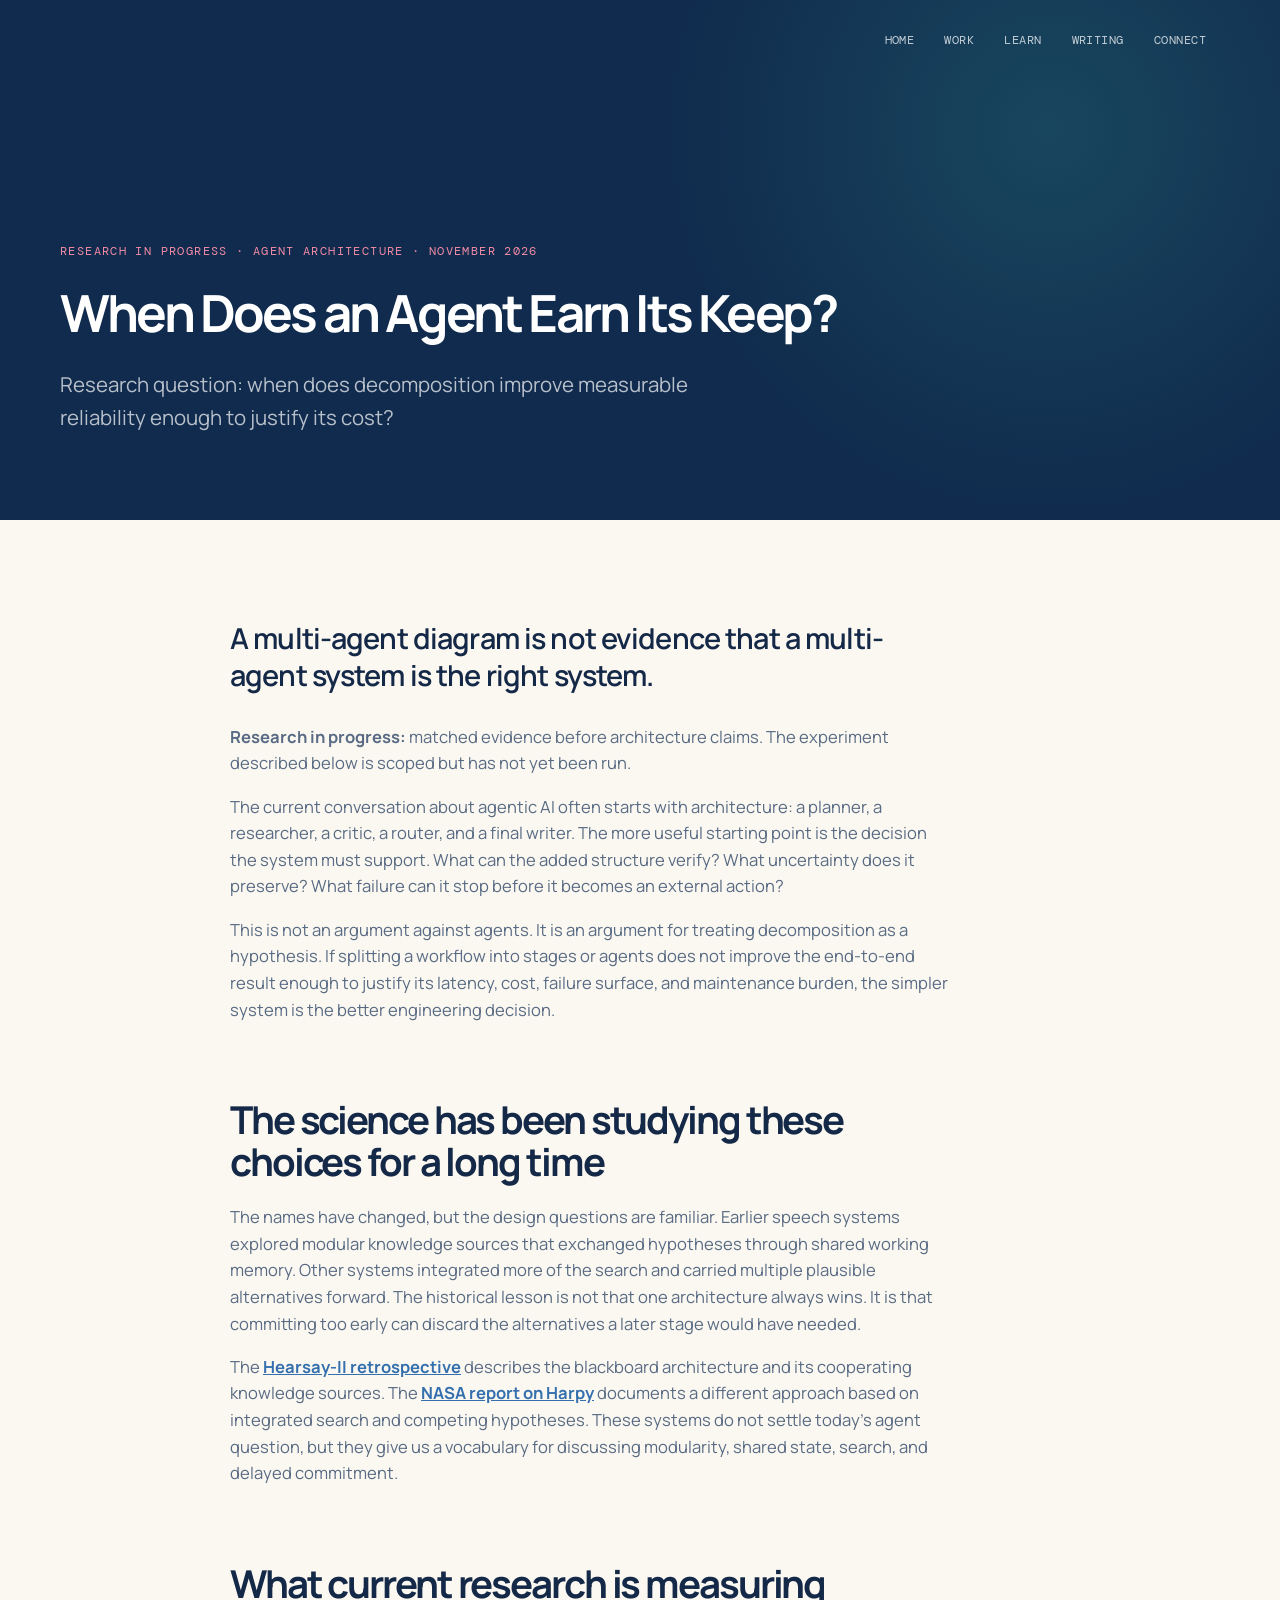
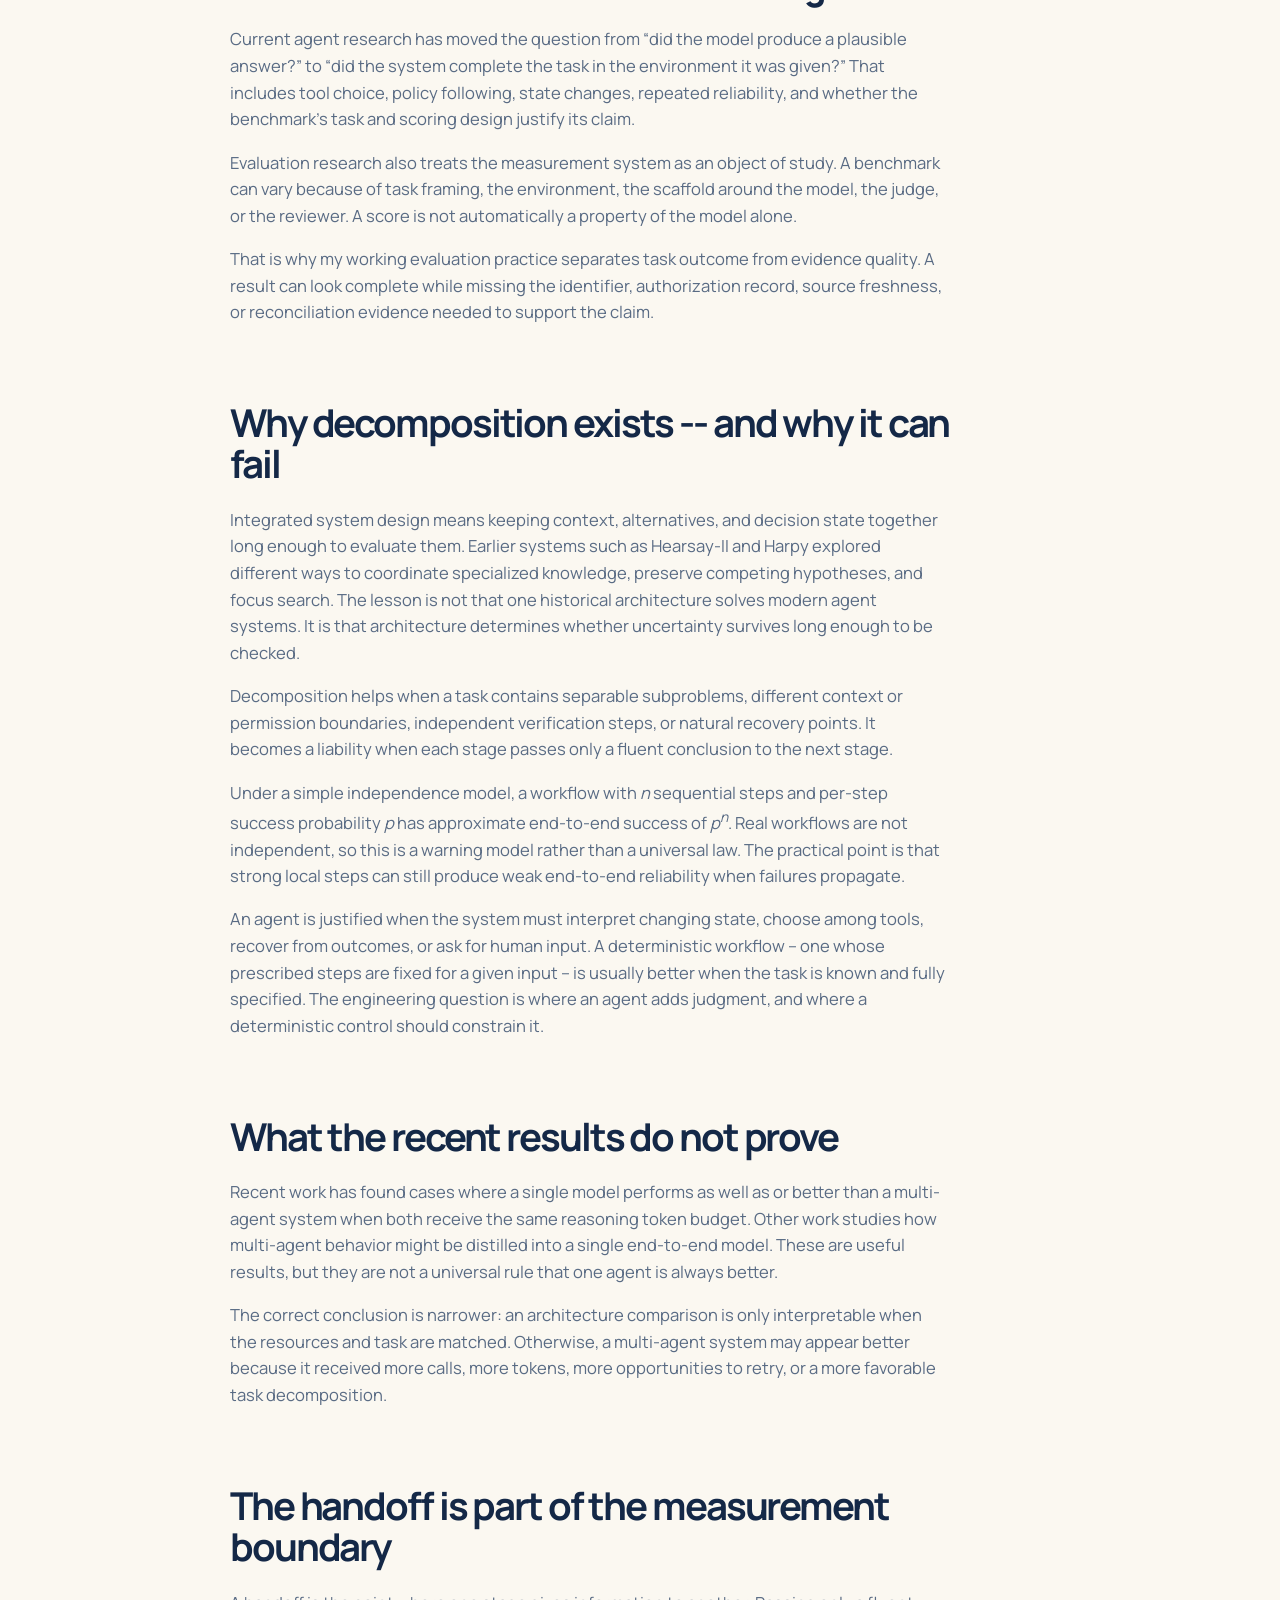
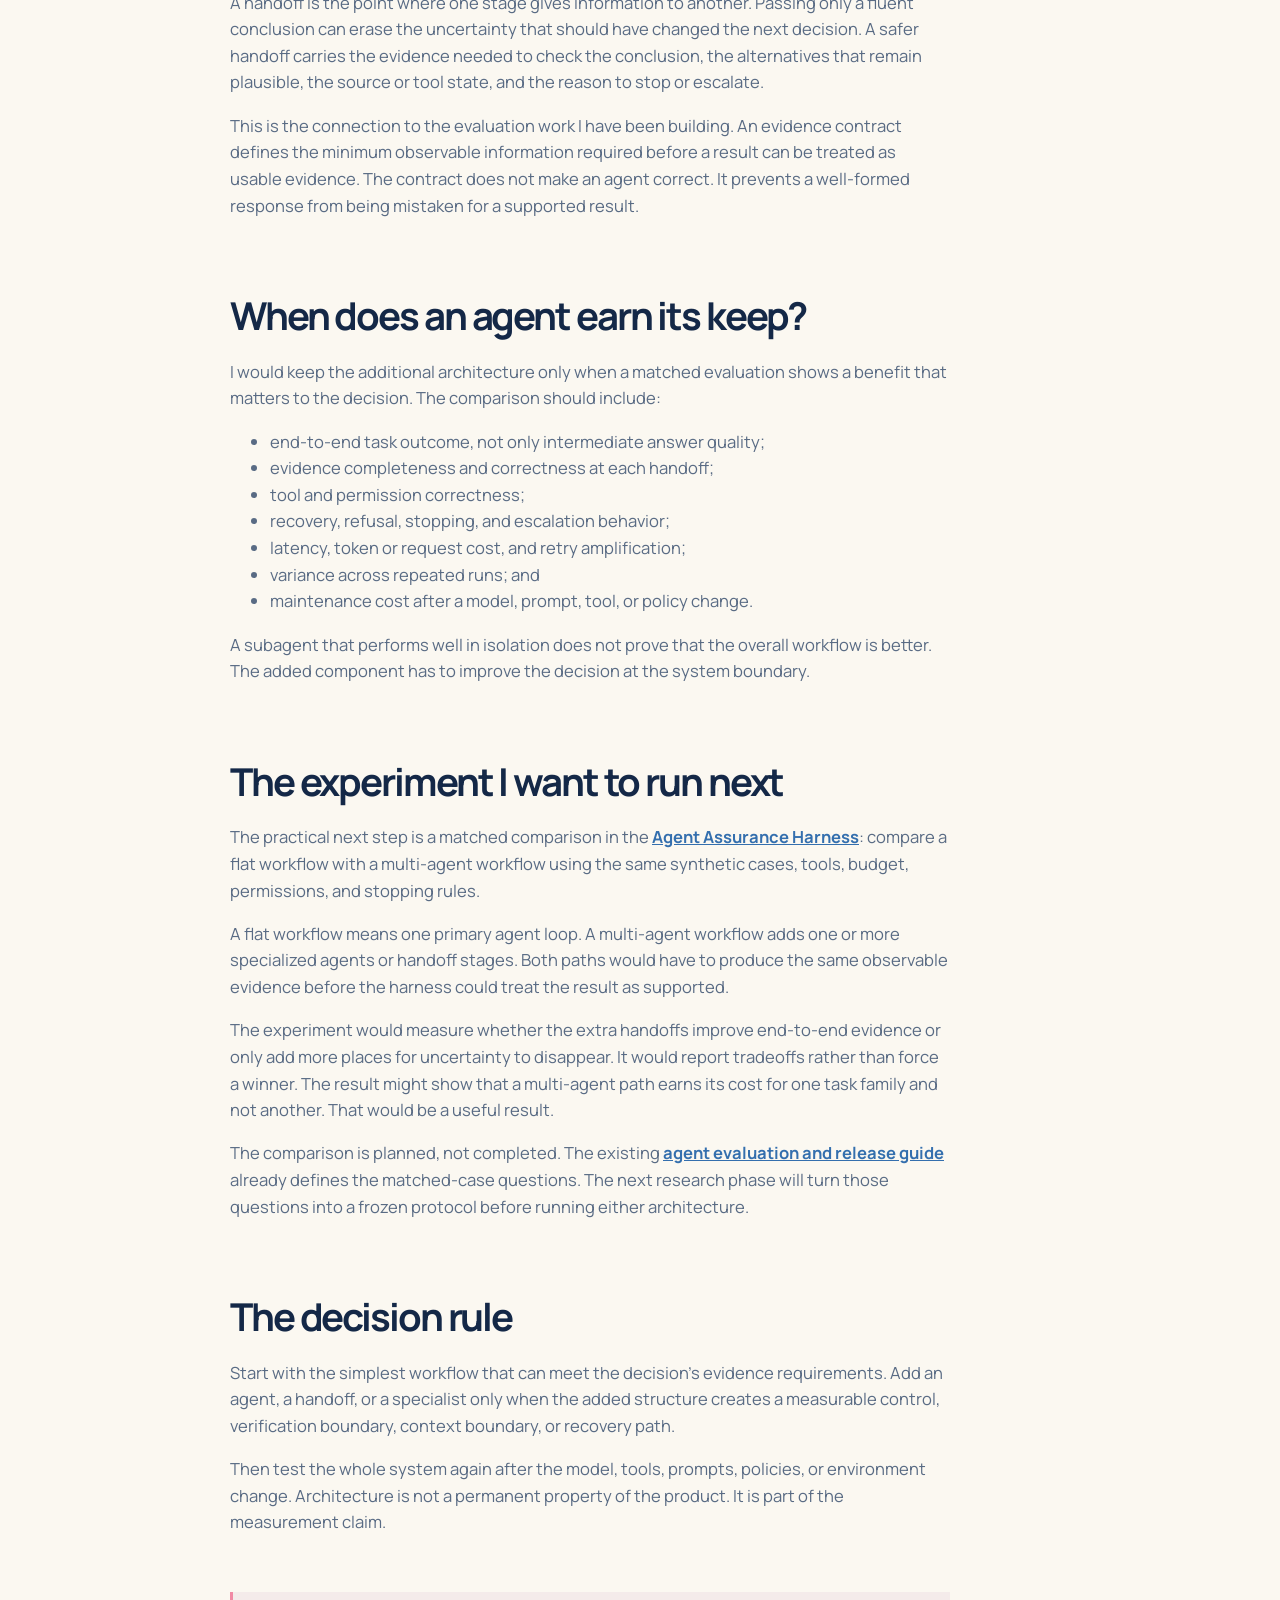
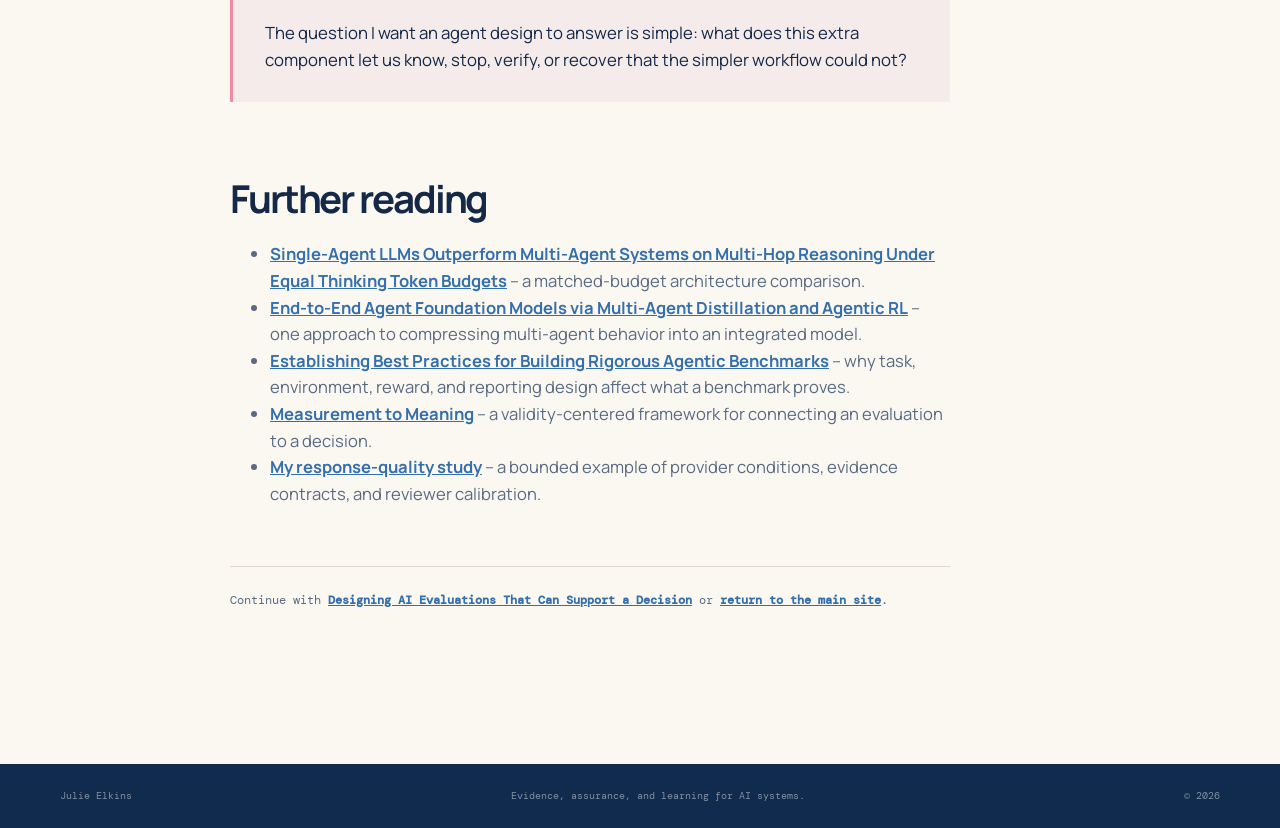
<file: blog/when-does-an-agent-earn-its-keep.html>
<!doctype html>
<html lang="en">
  <head>
    <meta charset="utf-8">
    <meta name="viewport" content="width=device-width, initial-scale=1">
    <meta name="description" content="A research-grounded framework for deciding when an agent or multi-agent architecture earns its cost and complexity.">
    <meta name="theme-color" content="#101926">
    <title>When Does an Agent Earn Its Keep? — Julie Elkins</title>
    <link rel="preconnect" href="https://fonts.googleapis.com">
    <link rel="preconnect" href="https://fonts.gstatic.com" crossorigin>
    <link href="https://fonts.googleapis.com/css2?family=DM+Mono:wght@400;500&family=Manrope:wght@400;500;600;700;800&display=swap" rel="stylesheet">
    <link rel="stylesheet" href="../styles.css">
  </head>
  <body>
    <a class="skip-link" href="#main">Skip to content</a>

    <header class="site-header">
      <div class="shell header-inner">
        <nav class="site-nav" aria-label="Primary navigation">
          <a href="../">Home</a>
          <a href="../#work">Work</a>
          <a href="../#learn">Learn</a>
          <a href="./">Writing</a>
          <a href="../#connect">Connect</a>
        </nav>
      </div>
    </header>

    <main id="main">
      <section class="article-hero">
        <div class="shell article-hero-inner">
          <p class="eyebrow eyebrow-light">Research in progress · Agent architecture · November 2026</p>
          <h1>When Does an Agent Earn Its Keep?</h1>
          <p class="article-hero-lede">
            Research question: when does decomposition improve measurable reliability
            enough to justify its cost?
          </p>
        </div>
      </section>

      <article class="section shell article-body">
        <p class="article-kicker">
          A multi-agent diagram is not evidence that a multi-agent system is the
          right system.
        </p>

        <p>
          <strong>Research in progress:</strong> matched evidence before
          architecture claims. The experiment described below is scoped but has
          not yet been run.
        </p>

        <p>
          The current conversation about agentic AI often starts with architecture:
          a planner, a researcher, a critic, a router, and a final writer. The
          more useful starting point is the decision the system must support. What
          can the added structure verify? What uncertainty does it preserve? What
          failure can it stop before it becomes an external action?
        </p>

        <p>
          This is not an argument against agents. It is an argument for treating
          decomposition as a hypothesis. If splitting a workflow into stages or
          agents does not improve the end-to-end result enough to justify its
          latency, cost, failure surface, and maintenance burden, the simpler
          system is the better engineering decision.
        </p>

        <h2>The science has been studying these choices for a long time</h2>

        <p>
          The names have changed, but the design questions are familiar. Earlier
          speech systems explored modular knowledge sources that exchanged
          hypotheses through shared working memory. Other systems integrated more
          of the search and carried multiple plausible alternatives forward.
          The historical lesson is not that one architecture always wins. It is
          that committing too early can discard the alternatives a later stage
          would have needed.
        </p>

        <p>
          The
          <a href="https://www.researchgate.net/publication/220815581_A_Retrospective_View_of_the_Hearsay-II_Architecture" target="_blank" rel="noreferrer">Hearsay-II retrospective</a>
          describes the blackboard architecture and its cooperating knowledge
          sources. The
          <a href="https://ntrs.nasa.gov/api/citations/19930075166/downloads/19930075166.pdf" target="_blank" rel="noreferrer">NASA report on Harpy</a>
          documents a different approach based on integrated search and competing
          hypotheses. These systems do not settle today’s agent question, but they
          give us a vocabulary for discussing modularity, shared state, search,
          and delayed commitment.
        </p>

        <h2>What current research is measuring</h2>

        <p>
          Current agent research has moved the question from “did the model
          produce a plausible answer?” to “did the system complete the task in
          the environment it was given?” That includes tool choice, policy
          following, state changes, repeated reliability, and whether the
          benchmark’s task and scoring design justify its claim.
        </p>

        <p>
          Evaluation research also treats the measurement system as an object of
          study. A benchmark can vary because of task framing, the environment,
          the scaffold around the model, the judge, or the reviewer. A score is
          not automatically a property of the model alone.
        </p>

        <p>
          That is why my working evaluation practice separates task outcome from
          evidence quality. A result can look complete while missing the
          identifier, authorization record, source freshness, or reconciliation
          evidence needed to support the claim.
        </p>

        <h2>Why decomposition exists -- and why it can fail</h2>

        <p>
          Integrated system design means keeping context, alternatives, and
          decision state together long enough to evaluate them. Earlier systems
          such as Hearsay-II and Harpy explored different ways to coordinate
          specialized knowledge, preserve competing hypotheses, and focus search.
          The lesson is not that one historical architecture solves modern agent
          systems. It is that architecture determines whether uncertainty
          survives long enough to be checked.
        </p>

        <p>
          Decomposition helps when a task contains separable subproblems,
          different context or permission boundaries, independent verification
          steps, or natural recovery points. It becomes a liability when each
          stage passes only a fluent conclusion to the next stage.
        </p>

        <p>
          Under a simple independence model, a workflow with <em>n</em>
          sequential steps and per-step success probability <em>p</em> has
          approximate end-to-end success of <em>p<sup>n</sup></em>. Real
          workflows are not independent, so this is a warning model rather than
          a universal law. The practical point is that strong local steps can
          still produce weak end-to-end reliability when failures propagate.
        </p>

        <p>
          An agent is justified when the system must interpret changing state,
          choose among tools, recover from outcomes, or ask for human input. A
          deterministic workflow -- one whose prescribed steps are fixed for a
          given input -- is usually better when the task is known and fully
          specified. The engineering question is where an agent adds judgment,
          and where a deterministic control should constrain it.
        </p>

        <h2>What the recent results do not prove</h2>

        <p>
          Recent work has found cases where a single model performs as well as or
          better than a multi-agent system when both receive the same reasoning
          token budget. Other work studies how multi-agent behavior might be
          distilled into a single end-to-end model. These are useful results, but
          they are not a universal rule that one agent is always better.
        </p>

        <p>
          The correct conclusion is narrower: an architecture comparison is only
          interpretable when the resources and task are matched. Otherwise, a
          multi-agent system may appear better because it received more calls,
          more tokens, more opportunities to retry, or a more favorable task
          decomposition.
        </p>

        <h2>The handoff is part of the measurement boundary</h2>

        <p>
          A handoff is the point where one stage gives information to another.
          Passing only a fluent conclusion can erase the uncertainty that should
          have changed the next decision. A safer handoff carries the evidence
          needed to check the conclusion, the alternatives that remain plausible,
          the source or tool state, and the reason to stop or escalate.
        </p>

        <p>
          This is the connection to the evaluation work I have been building. An
          evidence contract defines the minimum observable information required
          before a result can be treated as usable evidence. The contract does
          not make an agent correct. It prevents a well-formed response from
          being mistaken for a supported result.
        </p>

        <h2>When does an agent earn its keep?</h2>

        <p>
          I would keep the additional architecture only when a matched evaluation
          shows a benefit that matters to the decision. The comparison should
          include:
        </p>

        <ul>
          <li>end-to-end task outcome, not only intermediate answer quality;</li>
          <li>evidence completeness and correctness at each handoff;</li>
          <li>tool and permission correctness;</li>
          <li>recovery, refusal, stopping, and escalation behavior;</li>
          <li>latency, token or request cost, and retry amplification;</li>
          <li>variance across repeated runs; and</li>
          <li>maintenance cost after a model, prompt, tool, or policy change.</li>
        </ul>

        <p>
          A subagent that performs well in isolation does not prove that the
          overall workflow is better. The added component has to improve the
          decision at the system boundary.
        </p>

        <h2>The experiment I want to run next</h2>

        <p>
          The practical next step is a matched comparison in the
          <a href="https://github.com/julie-elkins/agent-assurance-harness" target="_blank" rel="noreferrer">Agent Assurance Harness</a>:
          compare a flat workflow with a multi-agent workflow using the same
          synthetic cases, tools, budget, permissions, and stopping rules.
        </p>

        <p>
          A flat workflow means one primary agent loop. A multi-agent workflow
          adds one or more specialized agents or handoff stages. Both paths
          would have to produce the same observable evidence before the harness
          could treat the result as supported.
        </p>

        <p>
          The experiment would measure whether the extra handoffs improve
          end-to-end evidence or only add more places for uncertainty to
          disappear. It would report tradeoffs rather than force a winner. The
          result might show that a multi-agent path earns its cost for one task
          family and not another. That would be a useful result.
        </p>

        <p>
          The comparison is planned, not completed. The existing
          <a href="https://github.com/julie-elkins/agent-systems-design-guide/blob/main/AGENT_EVALUATION_AND_RELEASE.md" target="_blank" rel="noreferrer">agent evaluation and release guide</a>
          already defines the matched-case questions. The next research phase
          will turn those questions into a frozen protocol before running either
          architecture.
        </p>

        <h2>The decision rule</h2>

        <p>
          Start with the simplest workflow that can meet the decision’s evidence
          requirements. Add an agent, a handoff, or a specialist only when the
          added structure creates a measurable control, verification boundary,
          context boundary, or recovery path.
        </p>

        <p>
          Then test the whole system again after the model, tools, prompts,
          policies, or environment change. Architecture is not a permanent
          property of the product. It is part of the measurement claim.
        </p>

        <aside class="article-callout">
          The question I want an agent design to answer is simple: what does this
          extra component let us know, stop, verify, or recover that the simpler
          workflow could not?
        </aside>

        <h2>Further reading</h2>

        <ul>
          <li>
            <a href="https://arxiv.org/abs/2604.02460" target="_blank" rel="noreferrer">Single-Agent LLMs Outperform Multi-Agent Systems on Multi-Hop Reasoning Under Equal Thinking Token Budgets</a>
            -- a matched-budget architecture comparison.
          </li>
          <li>
            <a href="https://arxiv.org/abs/2508.13167" target="_blank" rel="noreferrer">End-to-End Agent Foundation Models via Multi-Agent Distillation and Agentic RL</a>
            -- one approach to compressing multi-agent behavior into an integrated model.
          </li>
          <li>
            <a href="https://arxiv.org/abs/2507.02825" target="_blank" rel="noreferrer">Establishing Best Practices for Building Rigorous Agentic Benchmarks</a>
            -- why task, environment, reward, and reporting design affect what a benchmark proves.
          </li>
          <li>
            <a href="https://arxiv.org/abs/2505.10573" target="_blank" rel="noreferrer">Measurement to Meaning</a>
            -- a validity-centered framework for connecting an evaluation to a decision.
          </li>
          <li>
            <a href="https://github.com/julie-elkins/llm-eval-validity/tree/main/research/response-quality" target="_blank" rel="noreferrer">My response-quality study</a>
            -- a bounded example of provider conditions, evidence contracts, and reviewer calibration.
          </li>
        </ul>

        <p class="article-source-note">
          Continue with
          <a href="designing-ai-evaluations.html">Designing AI Evaluations That Can Support a Decision</a>
          or <a href="../">return to the main site</a>.
        </p>
      </article>
    </main>

    <footer class="site-footer">
      <div class="shell footer-inner">
        <span>Julie Elkins</span>
        <span>Evidence, assurance, and learning for AI systems.</span>
        <span>© <span id="year"></span></span>
      </div>
    </footer>

    <script src="../script.js"></script>
  </body>
</html>
</file>
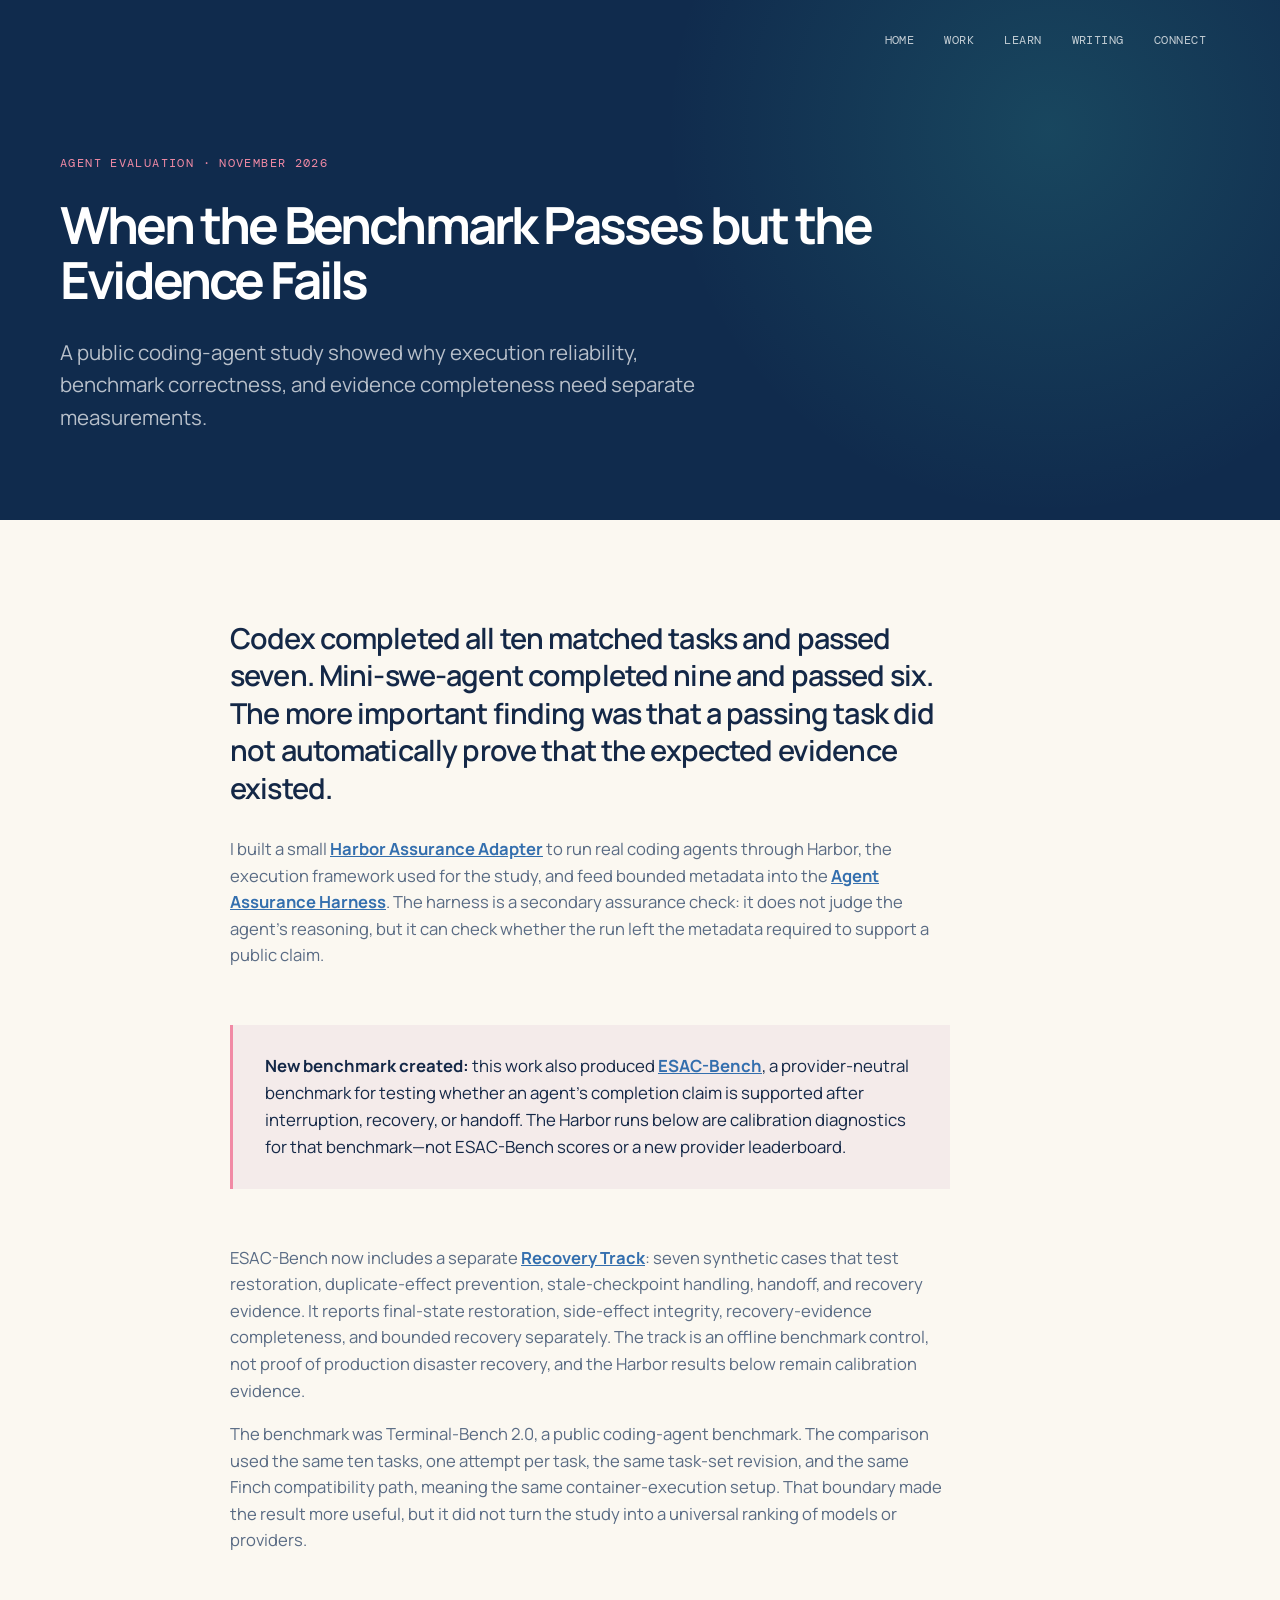
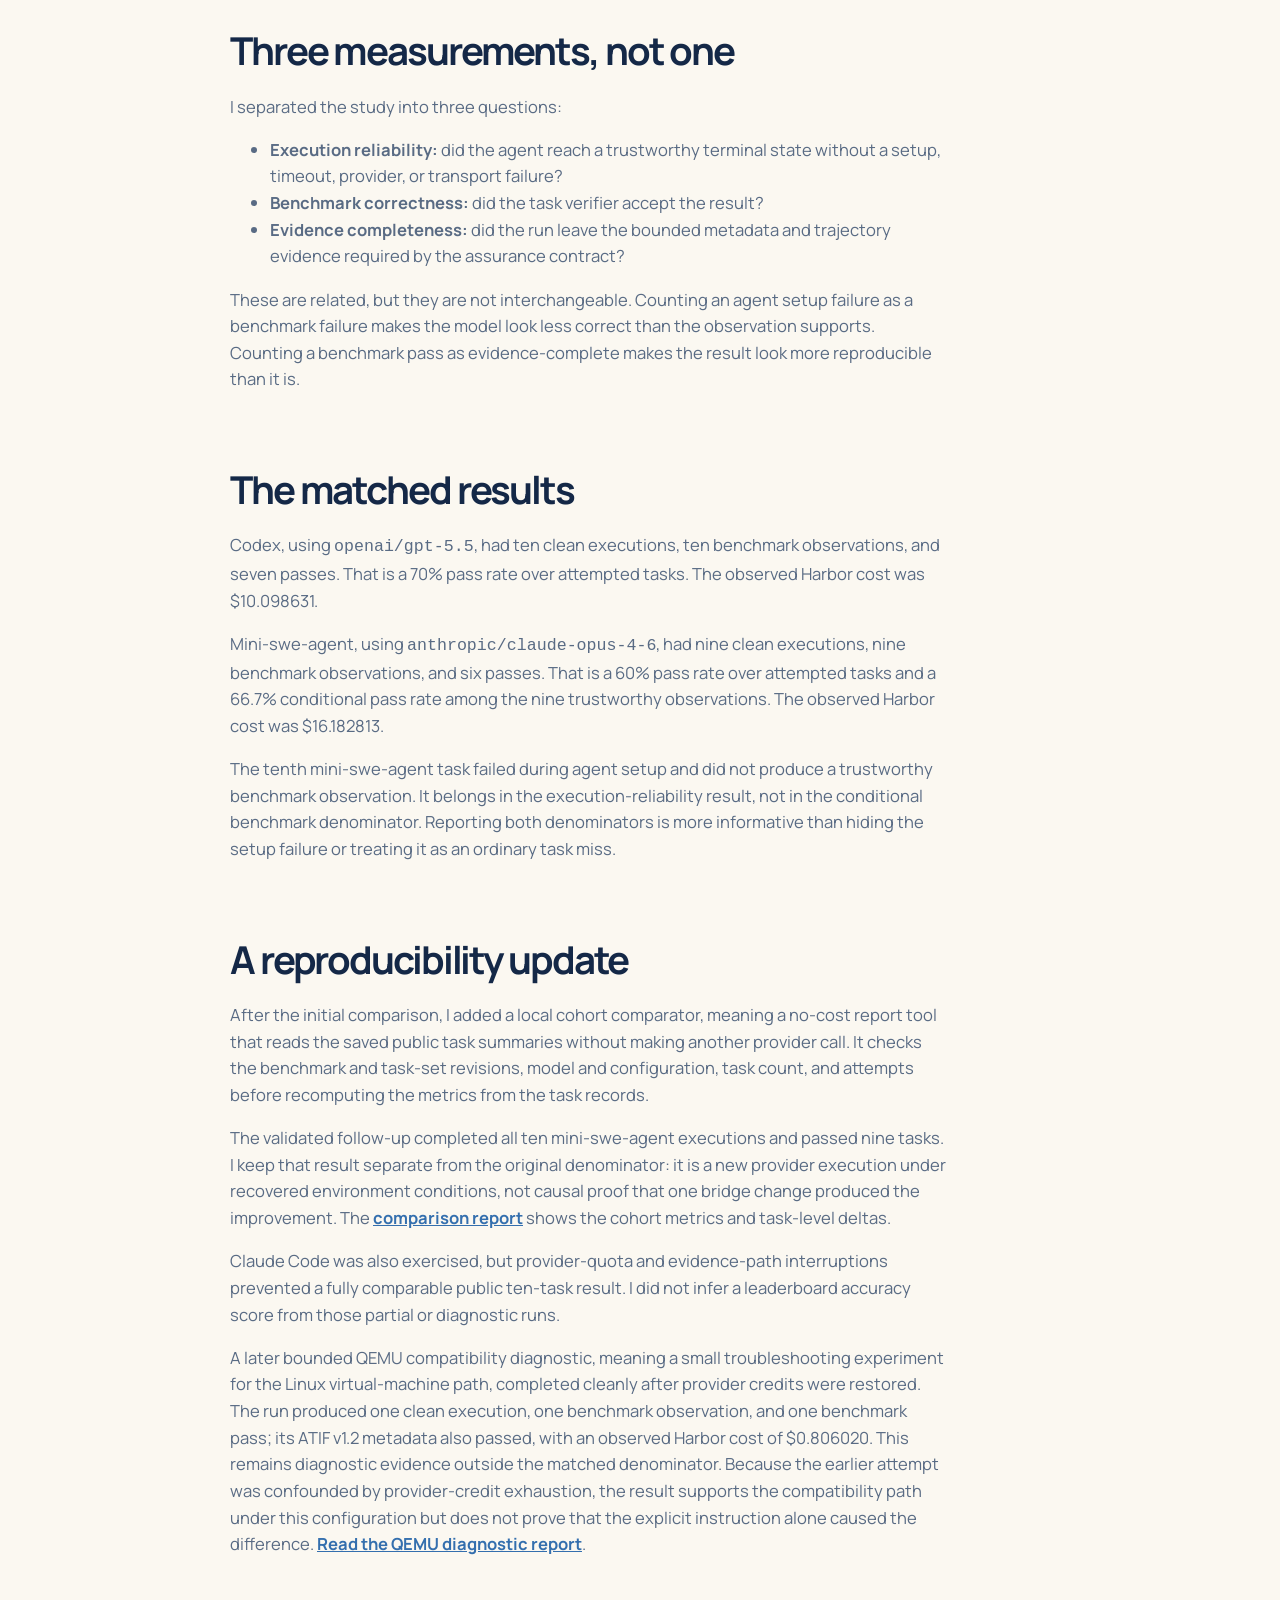
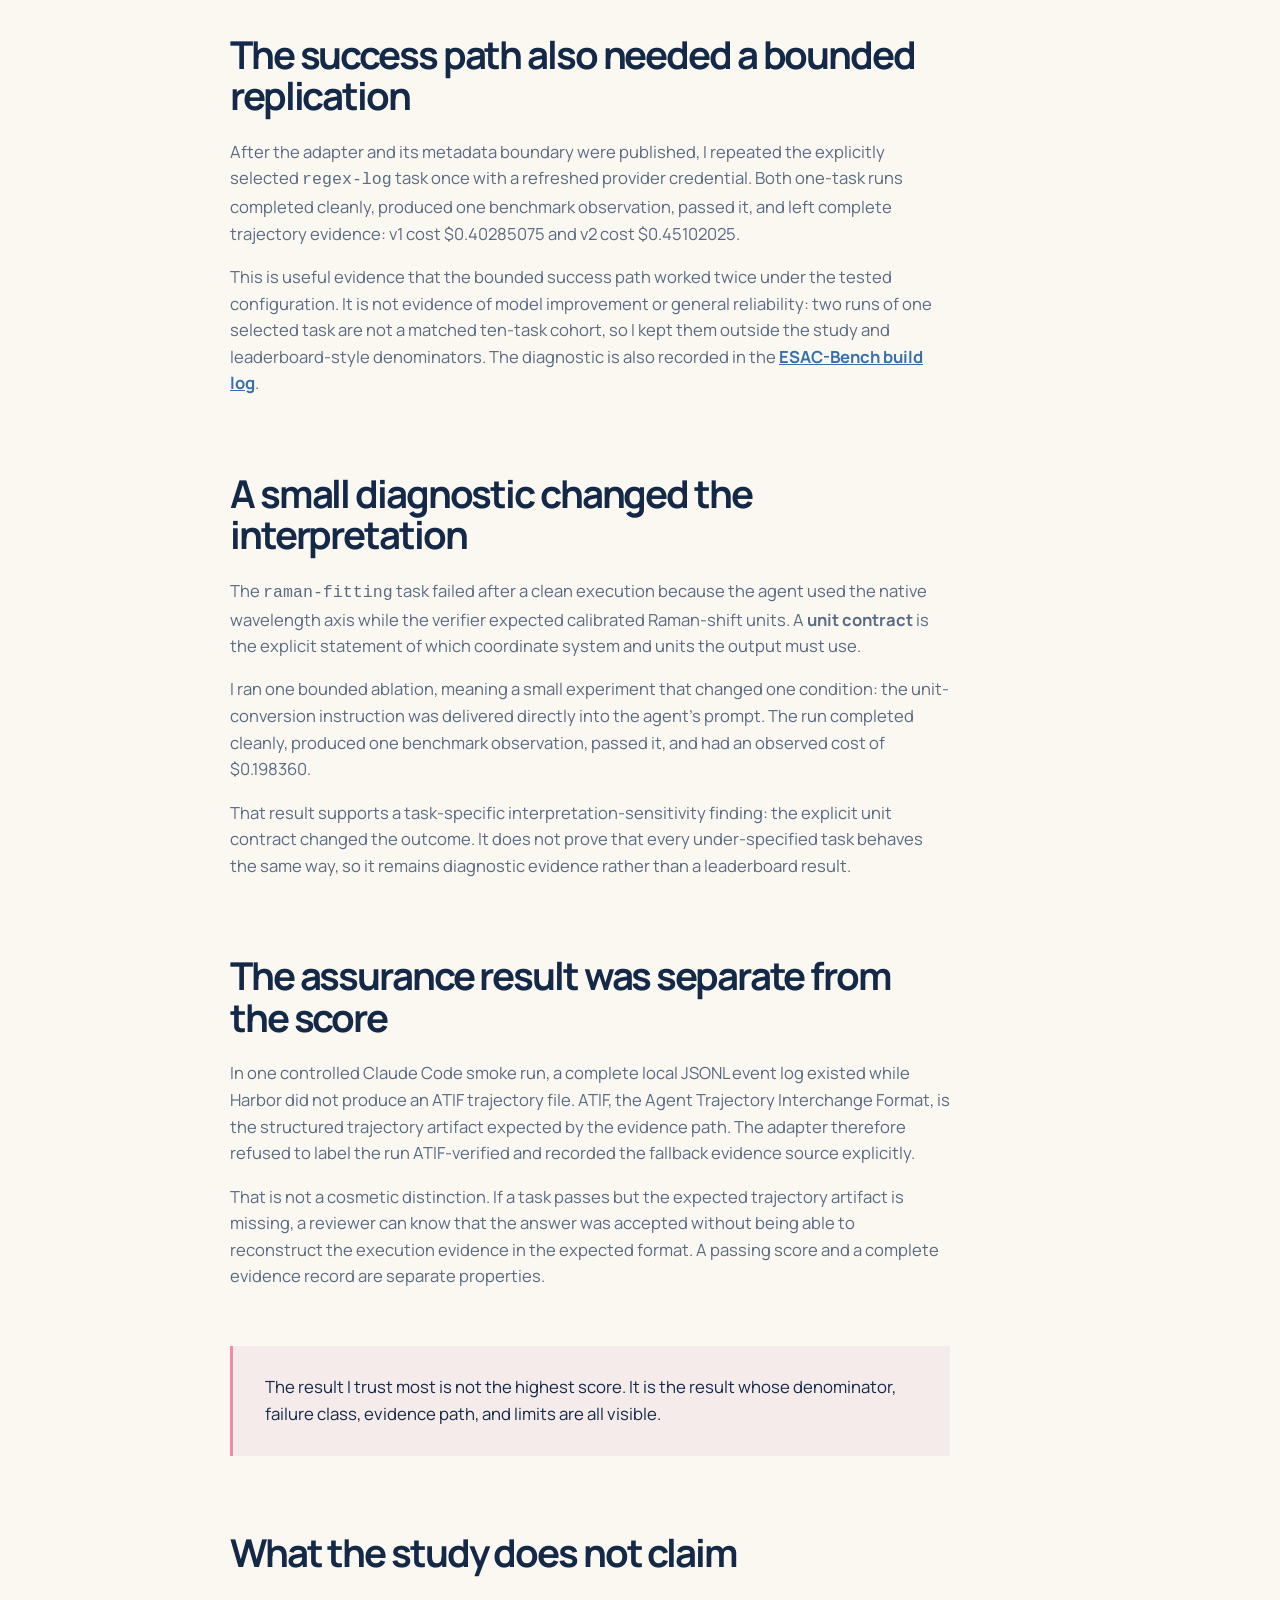
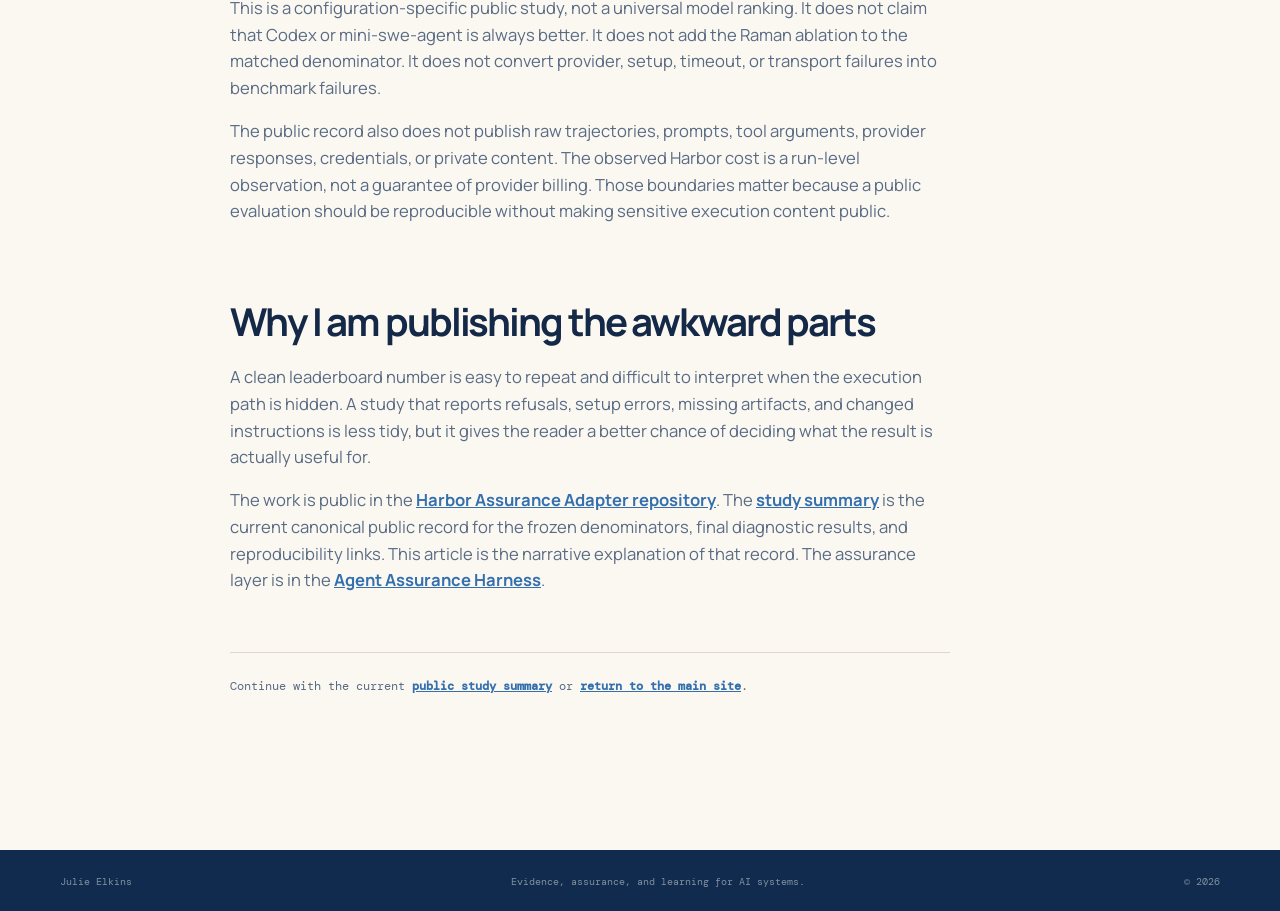
<file: blog/when-the-benchmark-passes.html>
<!doctype html>
<html lang="en">
  <head>
    <meta charset="utf-8">
    <meta name="viewport" content="width=device-width, initial-scale=1">
    <meta name="description" content="What a public coding-agent study showed about separating execution reliability, benchmark correctness, and evidence completeness.">
    <meta name="theme-color" content="#101926">
    <title>When the Benchmark Passes but the Evidence Fails — Julie Elkins</title>
    <link rel="preconnect" href="https://fonts.googleapis.com">
    <link rel="preconnect" href="https://fonts.gstatic.com" crossorigin>
    <link href="https://fonts.googleapis.com/css2?family=DM+Mono:wght@400;500&family=Manrope:wght@400;500;600;700;800&display=swap" rel="stylesheet">
    <link rel="stylesheet" href="../styles.css">
  </head>
  <body>
    <a class="skip-link" href="#main">Skip to content</a>

    <header class="site-header">
      <div class="shell header-inner">
        <nav class="site-nav" aria-label="Primary navigation">
          <a href="../">Home</a>
          <a href="../#work">Work</a>
          <a href="../#learn">Learn</a>
          <a href="./">Writing</a>
          <a href="../#connect">Connect</a>
        </nav>
      </div>
    </header>

    <main id="main">
      <section class="article-hero">
        <div class="shell article-hero-inner">
          <p class="eyebrow eyebrow-light">Agent evaluation · November 2026</p>
          <h1>When the Benchmark Passes but the Evidence Fails</h1>
          <p class="article-hero-lede">
            A public coding-agent study showed why execution reliability,
            benchmark correctness, and evidence completeness need separate measurements.
          </p>
        </div>
      </section>

      <article class="section shell article-body">
        <p class="article-kicker">
          Codex completed all ten matched tasks and passed seven. Mini-swe-agent completed
          nine and passed six. The more important finding was that a passing task did not
          automatically prove that the expected evidence existed.
        </p>

        <p>
          I built a small
          <a href="https://github.com/julie-elkins/harbor-assurance-adapter" target="_blank" rel="noreferrer">Harbor Assurance Adapter</a>
          to run real coding agents through Harbor, the execution framework used for the
          study, and feed bounded metadata into the
          <a href="https://github.com/julie-elkins/agent-assurance-harness" target="_blank" rel="noreferrer">Agent Assurance Harness</a>.
          The harness is a secondary assurance check: it does not judge the agent's
          reasoning, but it can check whether the run left the metadata required to
          support a public claim.
        </p>

        <aside class="article-callout">
          <strong>New benchmark created:</strong> this work also produced
          <a href="https://github.com/julie-elkins/esac-bench" target="_blank" rel="noreferrer">ESAC-Bench</a>,
          a provider-neutral benchmark for testing whether an agent's completion
          claim is supported after interruption, recovery, or handoff. The Harbor
          runs below are calibration diagnostics for that benchmark—not ESAC-Bench
          scores or a new provider leaderboard.
        </aside>

        <p>
          ESAC-Bench now includes a separate
          <a href="https://github.com/julie-elkins/esac-bench/blob/main/docs/benchmark-spec.md#recovery-track" target="_blank" rel="noreferrer">Recovery Track</a>:
          seven synthetic cases that test restoration, duplicate-effect prevention,
          stale-checkpoint handling, handoff, and recovery evidence. It reports
          final-state restoration, side-effect integrity, recovery-evidence
          completeness, and bounded recovery separately. The track is an offline
          benchmark control, not proof of production disaster recovery, and the
          Harbor results below remain calibration evidence.
        </p>

        <p>
          The benchmark was Terminal-Bench 2.0, a public coding-agent benchmark. The
          comparison used the same ten tasks, one attempt per task, the same task-set
          revision, and the same Finch compatibility path, meaning the same
          container-execution setup. That boundary made the result more useful, but it
          did not turn the study into a universal ranking of models or providers.
        </p>

        <h2>Three measurements, not one</h2>

        <p>
          I separated the study into three questions:
        </p>

        <ul>
          <li>
            <strong>Execution reliability:</strong> did the agent reach a trustworthy
            terminal state without a setup, timeout, provider, or transport failure?
          </li>
          <li>
            <strong>Benchmark correctness:</strong> did the task verifier accept the
            result?
          </li>
          <li>
            <strong>Evidence completeness:</strong> did the run leave the bounded
            metadata and trajectory evidence required by the assurance contract?
          </li>
        </ul>

        <p>
          These are related, but they are not interchangeable. Counting an agent setup
          failure as a benchmark failure makes the model look less correct than the
          observation supports. Counting a benchmark pass as evidence-complete makes the
          result look more reproducible than it is.
        </p>

        <h2>The matched results</h2>

        <p>
          Codex, using <code>openai/gpt-5.5</code>, had ten clean executions, ten
          benchmark observations, and seven passes. That is a 70% pass rate over
          attempted tasks. The observed Harbor cost was $10.098631.
        </p>

        <p>
          Mini-swe-agent, using <code>anthropic/claude-opus-4-6</code>, had nine clean
          executions, nine benchmark observations, and six passes. That is a 60% pass
          rate over attempted tasks and a 66.7% conditional pass rate among the nine
          trustworthy observations. The observed Harbor cost was $16.182813.
        </p>

        <p>
          The tenth mini-swe-agent task failed during agent setup and did not produce a
          trustworthy benchmark observation. It belongs in the execution-reliability
          result, not in the conditional benchmark denominator. Reporting both
          denominators is more informative than hiding the setup failure or treating it
          as an ordinary task miss.
        </p>

        <h2>A reproducibility update</h2>

        <p>
          After the initial comparison, I added a local cohort comparator, meaning a
          no-cost report tool that reads the saved public task summaries without making
          another provider call. It checks the benchmark and task-set revisions,
          model and configuration, task count, and attempts before recomputing the
          metrics from the task records.
        </p>

        <p>
          The validated follow-up completed all ten mini-swe-agent executions and
          passed nine tasks. I keep that result separate from the original denominator:
          it is a new provider execution under recovered environment conditions, not
          causal proof that one bridge change produced the improvement. The
          <a href="https://github.com/julie-elkins/harbor-assurance-adapter/blob/main/docs/results/cohort-comparison-v1.json" target="_blank" rel="noreferrer">comparison report</a>
          shows the cohort metrics and task-level deltas.
        </p>

        <p>
          Claude Code was also exercised, but provider-quota and evidence-path
          interruptions prevented a fully comparable public ten-task result. I did not
          infer a leaderboard accuracy score from those partial or diagnostic runs.
        </p>

        <p>
          A later bounded QEMU compatibility diagnostic, meaning a small
          troubleshooting experiment for the Linux virtual-machine path, completed
          cleanly after provider credits were restored. The run produced one clean
          execution, one benchmark observation, and one benchmark pass; its ATIF v1.2
          metadata also passed, with an observed Harbor cost of $0.806020. This remains
          diagnostic evidence outside the matched denominator. Because the earlier
          attempt was confounded by provider-credit exhaustion, the result supports
          the compatibility path under this configuration but does not prove that the
          explicit instruction alone caused the difference.
          <a href="https://github.com/julie-elkins/harbor-assurance-adapter/blob/main/docs/results/mini-swe-agent-qemu-compatibility-ablation-v2.json" target="_blank" rel="noreferrer">Read the QEMU diagnostic report</a>.
        </p>

        <h2>The success path also needed a bounded replication</h2>

        <p>
          After the adapter and its metadata boundary were published, I repeated
          the explicitly selected <code>regex-log</code> task once with a refreshed
          provider credential. Both one-task runs completed cleanly, produced one
          benchmark observation, passed it, and left complete trajectory evidence:
          v1 cost $0.40285075 and v2 cost $0.45102025.
        </p>

        <p>
          This is useful evidence that the bounded success path worked twice under
          the tested configuration. It is not evidence of model improvement or
          general reliability: two runs of one selected task are not a matched
          ten-task cohort, so I kept them outside the study and leaderboard-style
          denominators. The diagnostic is also recorded in the
          <a href="https://github.com/julie-elkins/esac-bench/blob/main/docs/build-log.md" target="_blank" rel="noreferrer">ESAC-Bench build log</a>.
        </p>

        <h2>A small diagnostic changed the interpretation</h2>

        <p>
          The <code>raman-fitting</code> task failed after a clean execution because
          the agent used the native wavelength axis while the verifier expected
          calibrated Raman-shift units. A <strong>unit contract</strong> is the explicit
          statement of which coordinate system and units the output must use.
        </p>

        <p>
          I ran one bounded ablation, meaning a small experiment that changed one
          condition: the unit-conversion instruction was delivered directly into the
          agent's prompt. The run completed cleanly, produced one benchmark observation,
          passed it, and had an observed cost of $0.198360.
        </p>

        <p>
          That result supports a task-specific interpretation-sensitivity finding: the
          explicit unit contract changed the outcome. It does not prove that every
          under-specified task behaves the same way, so it remains diagnostic evidence
          rather than a leaderboard result.
        </p>

        <h2>The assurance result was separate from the score</h2>

        <p>
          In one controlled Claude Code smoke run, a complete local JSONL event log
          existed while Harbor did not produce an ATIF trajectory file. ATIF, the Agent
          Trajectory Interchange Format, is the structured trajectory artifact expected
          by the evidence path. The adapter therefore refused to label the run
          ATIF-verified and recorded the fallback evidence source explicitly.
        </p>

        <p>
          That is not a cosmetic distinction. If a task passes but the expected
          trajectory artifact is missing, a reviewer can know that the answer was
          accepted without being able to reconstruct the execution evidence in the
          expected format. A passing score and a complete evidence record are separate
          properties.
        </p>

        <aside class="article-callout">
          The result I trust most is not the highest score. It is the result whose
          denominator, failure class, evidence path, and limits are all visible.
        </aside>

        <h2>What the study does not claim</h2>

        <p>
          This is a configuration-specific public study, not a universal model ranking.
          It does not claim that Codex or mini-swe-agent is always better. It does not
          add the Raman ablation to the matched denominator. It does not convert
          provider, setup, timeout, or transport failures into benchmark failures.
        </p>

        <p>
          The public record also does not publish raw trajectories, prompts, tool
          arguments, provider responses, credentials, or private content. The observed
          Harbor cost is a run-level observation, not a guarantee of provider billing.
          Those boundaries matter because a public evaluation should be reproducible
          without making sensitive execution content public.
        </p>

        <h2>Why I am publishing the awkward parts</h2>

        <p>
          A clean leaderboard number is easy to repeat and difficult to interpret when
          the execution path is hidden. A study that reports refusals, setup errors,
          missing artifacts, and changed instructions is less tidy, but it gives the
          reader a better chance of deciding what the result is actually useful for.
        </p>

        <p>
          The work is public in the
          <a href="https://github.com/julie-elkins/harbor-assurance-adapter" target="_blank" rel="noreferrer">Harbor Assurance Adapter repository</a>.
          The
          <a href="https://github.com/julie-elkins/harbor-assurance-adapter/blob/main/docs/study-summary.md" target="_blank" rel="noreferrer">study summary</a>
          is the current canonical public record for the frozen denominators, final
          diagnostic results, and reproducibility links. This article is the narrative
          explanation of that record. The assurance layer is in the
          <a href="https://github.com/julie-elkins/agent-assurance-harness" target="_blank" rel="noreferrer">Agent Assurance Harness</a>.
        </p>

        <p class="article-source-note">
          Continue with the current
          <a href="https://github.com/julie-elkins/harbor-assurance-adapter/blob/main/docs/study-summary.md" target="_blank" rel="noreferrer">public study summary</a>
          or <a href="../">return to the main site</a>.
        </p>
      </article>
    </main>

    <footer class="site-footer">
      <div class="shell footer-inner">
        <span>Julie Elkins</span>
        <span>Evidence, assurance, and learning for AI systems.</span>
        <span>© <span id="year"></span></span>
      </div>
    </footer>

    <script src="../script.js"></script>
  </body>
</html>
</file>
<file: styles.css>
:root {
  --ink: #142847;
  --ink-soft: #596b84;
  --paper: #fbf8f1;
  --paper-deep: #f4ebea;
  --line: #dfd6d0;
  --teal: #346fae;
  --teal-bright: #f18aa5;
  --navy: #102b4d;
  --blue: #9ecbf2;
  --white: #ffffff;
  --mono: "DM Mono", "SFMono-Regular", Consolas, monospace;
  --sans: "Manrope", -apple-system, BlinkMacSystemFont, "Segoe UI", sans-serif;
  --shadow: 0 24px 60px rgba(16, 25, 38, 0.12);
}

* {
  box-sizing: border-box;
}

html {
  scroll-behavior: smooth;
}

body {
  margin: 0;
  color: var(--ink);
  background: var(--paper);
  font-family: var(--sans);
  line-height: 1.6;
}

a {
  color: inherit;
}

.shell {
  width: min(1160px, calc(100% - 56px));
  margin: 0 auto;
}

.skip-link {
  position: absolute;
  left: 16px;
  top: -60px;
  z-index: 10;
  padding: 10px 14px;
  color: var(--white);
  background: var(--teal);
}

.skip-link:focus {
  top: 16px;
}

.site-header {
  position: absolute;
  z-index: 2;
  width: 100%;
  color: var(--white);
}

.header-inner {
  display: flex;
  align-items: center;
  justify-content: flex-end;
  min-height: 82px;
}

.site-nav {
  display: flex;
  gap: 30px;
  padding-right: 14px;
  font-family: var(--mono);
  font-size: 0.72rem;
  letter-spacing: 0.04em;
  text-transform: uppercase;
}

.site-nav a {
  color: rgba(255, 255, 255, 0.74);
  text-decoration: none;
  transition: color 160ms ease;
}

.site-nav a:hover,
.site-nav a:focus-visible {
  color: var(--teal-bright);
}

.hero {
  position: relative;
  z-index: 0;
  display: grid;
  grid-template-columns: minmax(0, 1.08fr) minmax(320px, 0.92fr);
  gap: clamp(56px, 9vw, 130px);
  align-items: center;
  min-height: 720px;
  padding-top: 108px;
  padding-bottom: 100px;
  padding-inline: clamp(0px, 1.8vw, 24px);
  color: var(--white);
}

.hero::before {
  position: absolute;
  z-index: -1;
  top: 0;
  left: 0;
  width: 100%;
  height: 100%;
  content: "";
  background:
    radial-gradient(circle at 84% 18%, rgba(69, 214, 187, 0.15), transparent 22rem),
    radial-gradient(circle at 15% 5%, rgba(159, 217, 255, 0.09), transparent 18rem),
    var(--navy);
}

.hero-copy {
  max-width: 650px;
}

.hero-profile {
  display: flex;
  align-items: center;
  gap: 16px;
  margin-bottom: 38px;
  color: rgba(255, 255, 255, 0.86);
  font-size: 0.9rem;
  font-weight: 700;
}

.hero-profile img {
  width: 86px;
  height: 86px;
  flex: 0 0 86px;
  border: 3px solid var(--teal-bright);
  border-radius: 50%;
  object-fit: cover;
  object-position: center;
}

.hero-profile small {
  color: rgba(255, 255, 255, 0.56);
  font-size: 0.72rem;
  font-weight: 400;
}

.eyebrow {
  margin: 0 0 24px;
  color: var(--teal);
  font-family: var(--mono);
  font-size: 0.72rem;
  letter-spacing: 0.12em;
  text-transform: uppercase;
}

.eyebrow-light {
  color: var(--teal-bright);
}

h1,
h2,
h3,
p {
  margin-top: 0;
}

h1,
h2,
h3 {
  letter-spacing: -0.055em;
  line-height: 1.08;
}

h1 {
  max-width: 650px;
  margin-bottom: 28px;
  font-size: clamp(2.35rem, 4vw, 3.8rem);
  font-weight: 700;
}

.hero-lede {
  max-width: 570px;
  margin-bottom: 34px;
  color: rgba(255, 255, 255, 0.72);
  font-size: clamp(1.05rem, 1.8vw, 1.28rem);
}

.hero-actions {
  display: flex;
  flex-wrap: wrap;
  gap: 12px;
}

.button {
  display: inline-flex;
  align-items: center;
  gap: 16px;
  min-height: 48px;
  padding: 12px 18px;
  border: 1px solid transparent;
  font-size: 0.8rem;
  font-weight: 700;
  text-decoration: none;
  transition: transform 160ms ease, background 160ms ease, border-color 160ms ease;
}

.button:hover,
.button:focus-visible {
  transform: translateY(-2px);
}

.button-primary {
  color: var(--navy);
  background: var(--teal-bright);
}

.button-primary:hover,
.button-primary:focus-visible {
  background: #83f2dc;
}

.button-secondary {
  color: var(--white);
  border-color: rgba(255, 255, 255, 0.24);
}

.button-secondary:hover,
.button-secondary:focus-visible {
  border-color: var(--teal-bright);
}

.button-light {
  color: var(--navy);
  background: var(--white);
}

.hero-card {
  position: relative;
  padding: 38px;
  border: 1px solid rgba(159, 217, 255, 0.22);
  background:
    linear-gradient(135deg, rgba(255, 255, 255, 0.08), rgba(255, 255, 255, 0.02)),
    rgba(255, 255, 255, 0.04);
  box-shadow: var(--shadow);
}

.hero-card::after {
  position: absolute;
  right: -1px;
  bottom: -1px;
  width: 42%;
  height: 4px;
  content: "";
  background: var(--teal-bright);
}

.card-topline,
.hero-card-footer,
.receipt-line {
  display: flex;
  align-items: center;
}

.card-topline {
  gap: 10px;
  color: rgba(255, 255, 255, 0.55);
  font-family: var(--mono);
  font-size: 0.68rem;
  letter-spacing: 0.08em;
  text-transform: uppercase;
}

.status-dot {
  width: 8px;
  height: 8px;
  border-radius: 50%;
  background: var(--teal-bright);
  box-shadow: 0 0 0 5px rgba(69, 214, 187, 0.12);
}

.hero-question {
  margin: 74px 0 64px;
  color: var(--white);
  font-size: clamp(1.45rem, 2.6vw, 2.25rem);
  font-weight: 600;
  letter-spacing: -0.06em;
  line-height: 1.04;
}

.receipt-line {
  gap: 10px;
  color: var(--teal-bright);
  font-family: var(--mono);
  font-size: 0.63rem;
  text-transform: uppercase;
}

.receipt-line .line {
  height: 1px;
  flex: 1;
  background: rgba(69, 214, 187, 0.42);
}

.receipt-value {
  color: rgba(255, 255, 255, 0.52);
}

.hero-card-footer {
  flex-wrap: wrap;
  gap: 8px 16px;
  margin-top: 30px;
  color: rgba(255, 255, 255, 0.42);
  font-family: var(--mono);
  font-size: 0.62rem;
  text-transform: uppercase;
}

.proof-strip {
  color: var(--white);
  background: var(--teal);
}

.proof-grid {
  display: grid;
  grid-template-columns: repeat(3, 1fr);
}

.proof-grid > div {
  padding: 25px 0;
  border-right: 1px solid rgba(255, 255, 255, 0.2);
}

.proof-grid > div:not(:first-child) {
  padding-left: 30px;
}

.proof-grid > div:last-child {
  border-right: 0;
}

.proof-number,
.proof-label {
  margin-bottom: 0;
}

.proof-number {
  margin-bottom: 6px;
  color: var(--teal-bright);
  font-family: var(--mono);
  font-size: 0.75rem;
}

.proof-label {
  font-size: 0.9rem;
  font-weight: 700;
}

.section {
  padding-top: clamp(90px, 11vw, 150px);
  padding-bottom: clamp(90px, 11vw, 150px);
}

.section-heading {
  display: grid;
  grid-template-columns: minmax(0, 1fr) minmax(280px, 0.55fr);
  gap: 60px;
  align-items: end;
  margin-bottom: 54px;
}

h2 {
  max-width: 720px;
  margin-bottom: 0;
  font-size: clamp(2rem, 4vw, 3.8rem);
  font-weight: 700;
}

.section-intro {
  max-width: 390px;
  margin-bottom: 4px;
  color: var(--ink-soft);
  font-size: 0.98rem;
}

.principle-link {
  margin-top: 26px;
}

.project-grid {
  display: grid;
  grid-template-columns: repeat(2, minmax(0, 1fr));
  gap: 16px;
}

.project-card {
  display: flex;
  min-height: 390px;
  flex-direction: column;
  padding: 30px;
  border: 1px solid var(--line);
  background: var(--white);
}

.project-card-featured {
  grid-column: span 2;
  min-height: 310px;
  color: var(--white);
  background:
    linear-gradient(120deg, rgba(52, 111, 174, 0.9), rgba(16, 43, 77, 0.97)),
    var(--navy);
}

.project-meta {
  display: flex;
  align-items: center;
  justify-content: space-between;
  margin-bottom: 48px;
  font-family: var(--mono);
  font-size: 0.67rem;
  letter-spacing: 0.08em;
  text-transform: uppercase;
}

.project-index {
  color: var(--teal);
}

.project-card-featured .project-index {
  color: var(--teal-bright);
}

.tag {
  padding: 5px 8px;
  border: 1px solid currentColor;
  color: var(--ink-soft);
}

.project-card-featured .tag {
  color: rgba(255, 255, 255, 0.64);
}

.project-card h3 {
  max-width: 530px;
  margin-bottom: 14px;
  font-size: clamp(1.6rem, 3vw, 2.35rem);
}

.project-card p {
  max-width: 550px;
  margin-bottom: 26px;
  color: var(--ink-soft);
  font-size: 0.95rem;
}

.project-card-featured p {
  color: rgba(255, 255, 255, 0.72);
}

.project-detail {
  display: grid;
  gap: 4px;
  margin-top: auto;
  margin-bottom: 24px;
  padding-top: 17px;
  border-top: 1px solid var(--line);
}

.project-card-featured .project-detail {
  border-color: rgba(255, 255, 255, 0.2);
}

.project-detail span {
  color: var(--teal);
  font-family: var(--mono);
  font-size: 0.64rem;
  letter-spacing: 0.09em;
  text-transform: uppercase;
}

.project-card-featured .project-detail span {
  color: var(--teal-bright);
}

.project-detail strong {
  max-width: 600px;
  font-size: 0.9rem;
}

.text-link {
  display: inline-flex;
  align-items: center;
  align-self: flex-start;
  gap: 12px;
  color: var(--teal);
  font-family: var(--mono);
  font-size: 0.72rem;
  font-weight: 500;
  text-decoration: none;
  text-transform: uppercase;
}

.text-link:hover,
.text-link:focus-visible {
  color: var(--ink);
}

.project-card-featured .text-link {
  color: var(--teal-bright);
}

.project-card-featured .text-link:hover,
.project-card-featured .text-link:focus-visible {
  color: var(--white);
}

.section-dark {
  color: var(--white);
  background: var(--navy);
}

.learning-layout {
  display: grid;
  grid-template-columns: minmax(0, 0.8fr) minmax(340px, 1.2fr);
  gap: clamp(60px, 10vw, 140px);
  align-items: start;
}

.learning-copy h2 {
  max-width: 530px;
  margin-bottom: 28px;
  font-size: clamp(1.9rem, 3vw, 3rem);
}

.learning-copy p {
  max-width: 480px;
  margin-bottom: 34px;
  color: rgba(255, 255, 255, 0.67);
}

.learning-actions {
  display: flex;
  flex-wrap: wrap;
  gap: 12px;
}

.learning-list {
  border-top: 1px solid rgba(255, 255, 255, 0.18);
}

.learning-item {
  display: grid;
  grid-template-columns: 42px 1fr 20px;
  gap: 20px;
  align-items: start;
  padding: 24px 0;
  border-bottom: 1px solid rgba(255, 255, 255, 0.18);
  text-decoration: none;
}

.learning-item:hover .arrow,
.learning-item:focus-visible .arrow {
  color: var(--teal-bright);
  transform: translate(3px, -3px);
}

.learning-number {
  color: var(--teal-bright);
  font-family: var(--mono);
  font-size: 0.7rem;
}

.learning-item strong,
.learning-item small {
  display: block;
}

.learning-item strong {
  margin-bottom: 5px;
  font-size: 1.02rem;
}

.learning-item small {
  color: rgba(255, 255, 255, 0.55);
  font-size: 0.82rem;
}

.arrow {
  color: rgba(255, 255, 255, 0.5);
  transition: color 160ms ease, transform 160ms ease;
}

.principles-grid {
  display: grid;
  grid-template-columns: repeat(3, 1fr);
  gap: 16px;
}

.principle {
  min-height: 260px;
  padding: 28px;
  border-top: 2px solid var(--teal);
  background: var(--paper-deep);
}

.principle-icon {
  display: grid;
  width: 38px;
  height: 38px;
  margin-bottom: 46px;
  place-items: center;
  border: 1px solid var(--teal);
  border-radius: 50%;
  color: var(--teal);
  font-family: var(--mono);
}

.principle h3 {
  margin-bottom: 10px;
  font-size: 1.15rem;
}

.principle p {
  margin-bottom: 0;
  color: var(--ink-soft);
  font-size: 0.88rem;
}

.next-section {
  padding-top: 0;
}

.next-card {
  display: grid;
  grid-template-columns: 1fr 0.65fr;
  gap: 70px;
  align-items: center;
  padding: 54px;
  background: var(--paper-deep);
}

.next-card h2 {
  max-width: 630px;
  font-size: clamp(2rem, 4vw, 3.5rem);
}

.next-card p {
  margin-bottom: 0;
  color: var(--ink-soft);
  font-size: 0.96rem;
}

.writing-card {
  display: grid;
  grid-template-columns: 0.25fr 1fr auto;
  gap: 34px;
  align-items: end;
  padding: 34px;
  border-top: 2px solid var(--teal);
  background: var(--paper-deep);
}

.writing-card-meta {
  display: flex;
  flex-direction: column;
  gap: 8px;
  color: var(--teal);
  font-family: var(--mono);
  font-size: 0.68rem;
  letter-spacing: 0.08em;
  text-transform: uppercase;
}

.writing-card h3 {
  max-width: 680px;
  margin-bottom: 12px;
  font-size: clamp(1.45rem, 3vw, 2.2rem);
}

.writing-card p {
  max-width: 680px;
  margin-bottom: 0;
  color: var(--ink-soft);
}

.article-hero {
  color: var(--white);
  background:
    radial-gradient(circle at 82% 25%, rgba(69, 214, 187, 0.16), transparent 24rem),
    var(--navy);
}

.article-hero-compact {
  min-height: 520px;
}

.article-hero-inner {
  display: flex;
  min-height: 520px;
  flex-direction: column;
  justify-content: end;
  padding-top: 130px;
  padding-bottom: 86px;
}

.article-hero h1 {
  max-width: 850px;
  margin-bottom: 28px;
}

.article-hero-lede {
  max-width: 650px;
  margin-bottom: 0;
  color: rgba(255, 255, 255, 0.7);
  font-size: clamp(1.05rem, 1.8vw, 1.28rem);
}

.article-list-section {
  min-height: 520px;
}

.article-list-card {
  max-width: 850px;
  padding: 42px;
  border: 1px solid var(--line);
  background: var(--white);
}

.article-list-card h2 {
  margin-bottom: 18px;
  font-size: clamp(1.8rem, 4vw, 3.1rem);
}

.article-list-card p {
  max-width: 680px;
  margin-bottom: 28px;
  color: var(--ink-soft);
}

.article-body {
  max-width: 820px;
  padding-top: 100px;
}

.article-body p,
.article-body ul {
  max-width: 720px;
  color: var(--ink-soft);
  font-size: 1.04rem;
}

.article-body h2 {
  max-width: 720px;
  margin-top: 76px;
  margin-bottom: 22px;
  font-size: clamp(1.65rem, 3vw, 2.6rem);
}

.article-kicker {
  color: var(--ink) !important;
  font-size: clamp(1.28rem, 2.4vw, 1.8rem) !important;
  font-weight: 600;
  letter-spacing: -0.03em;
  line-height: 1.3;
}

.article-body a {
  color: var(--teal);
  font-weight: 700;
}

.article-callout {
  max-width: 720px;
  margin: 56px 0;
  padding: 28px 32px;
  border-left: 3px solid var(--teal-bright);
  color: var(--ink);
  background: var(--paper-deep);
  font-size: 1.05rem;
}

.article-source-note {
  margin-top: 58px;
  padding-top: 24px;
  border-top: 1px solid var(--line);
  font-family: var(--mono);
  font-size: 0.78rem !important;
}

.section-contact {
  color: var(--white);
  background: var(--teal);
}

.contact-layout {
  display: grid;
  grid-template-columns: 1fr 0.55fr;
  gap: 80px;
  align-items: end;
}

.contact-layout h2 {
  max-width: 630px;
}

.contact-links {
  border-top: 1px solid rgba(255, 255, 255, 0.36);
}

.contact-links a {
  display: flex;
  align-items: center;
  justify-content: space-between;
  padding: 17px 0;
  border-bottom: 1px solid rgba(255, 255, 255, 0.36);
  font-family: var(--mono);
  font-size: 0.75rem;
  text-decoration: none;
  text-transform: uppercase;
}

.contact-links a:hover,
.contact-links a:focus-visible {
  color: var(--teal-bright);
}

.site-footer {
  color: rgba(255, 255, 255, 0.48);
  background: var(--navy);
  font-family: var(--mono);
  font-size: 0.65rem;
}

.footer-inner {
  display: flex;
  flex-wrap: wrap;
  gap: 18px 40px;
  justify-content: space-between;
  padding-top: 24px;
  padding-bottom: 24px;
}

@media (max-width: 820px) {
  .site-nav {
    gap: 16px;
  }

  .hero,
  .learning-layout,
  .section-heading,
  .next-card,
  .writing-card,
  .contact-layout {
    grid-template-columns: 1fr;
  }

  .hero {
    gap: 60px;
    padding-top: 118px;
  }

  .hero::before {
    height: 1040px;
  }

  .hero-card {
    max-width: 600px;
    padding: 32px;
  }

  .section-heading {
    gap: 22px;
  }

  .section-intro {
    max-width: 520px;
  }

  .next-card {
    gap: 25px;
  }

  .writing-card {
    gap: 24px;
  }

  .article-hero-inner {
    min-height: 470px;
  }
}

@media (max-width: 580px) {
  .shell {
    width: min(100% - 48px, 1160px);
  }

  .site-header {
    position: absolute;
  }

  .header-inner {
    align-items: flex-start;
    padding-top: 18px;
  }

  .site-nav {
    display: grid;
    gap: 4px 12px;
    grid-template-columns: repeat(2, auto);
    justify-items: end;
    padding-right: 8px;
  }

  h1 {
    font-size: clamp(2.1rem, 9vw, 3rem);
  }

  .hero-card {
    padding: 26px;
  }

  .hero-question {
    margin: 52px 0 48px;
    font-size: 1.75rem;
  }

  .proof-grid {
    grid-template-columns: 1fr;
  }

  .proof-grid > div,
  .proof-grid > div:not(:first-child) {
    padding: 18px 0;
    border-right: 0;
    border-bottom: 1px solid rgba(255, 255, 255, 0.2);
  }

  .proof-grid > div:last-child {
    border-bottom: 0;
  }

  .project-grid,
  .principles-grid {
    grid-template-columns: 1fr;
  }

  .project-card-featured {
    grid-column: auto;
  }

  .project-card {
    min-height: 350px;
    padding: 24px;
  }

  .project-meta {
    margin-bottom: 36px;
  }

  .next-card {
    padding: 30px 24px;
  }

  .writing-card,
  .article-list-card {
    padding: 26px 24px;
  }

  .article-body {
    padding-top: 72px;
  }

  .article-body h2 {
    margin-top: 58px;
  }

  .contact-layout {
    gap: 45px;
  }
}

:focus-visible {
  outline: 3px solid var(--teal-bright);
  outline-offset: 4px;
}

@media (prefers-reduced-motion: reduce) {
  html {
    scroll-behavior: auto;
  }

  *,
  *::before,
  *::after {
    transition-duration: 0.01ms !important;
  }
}
</file>
